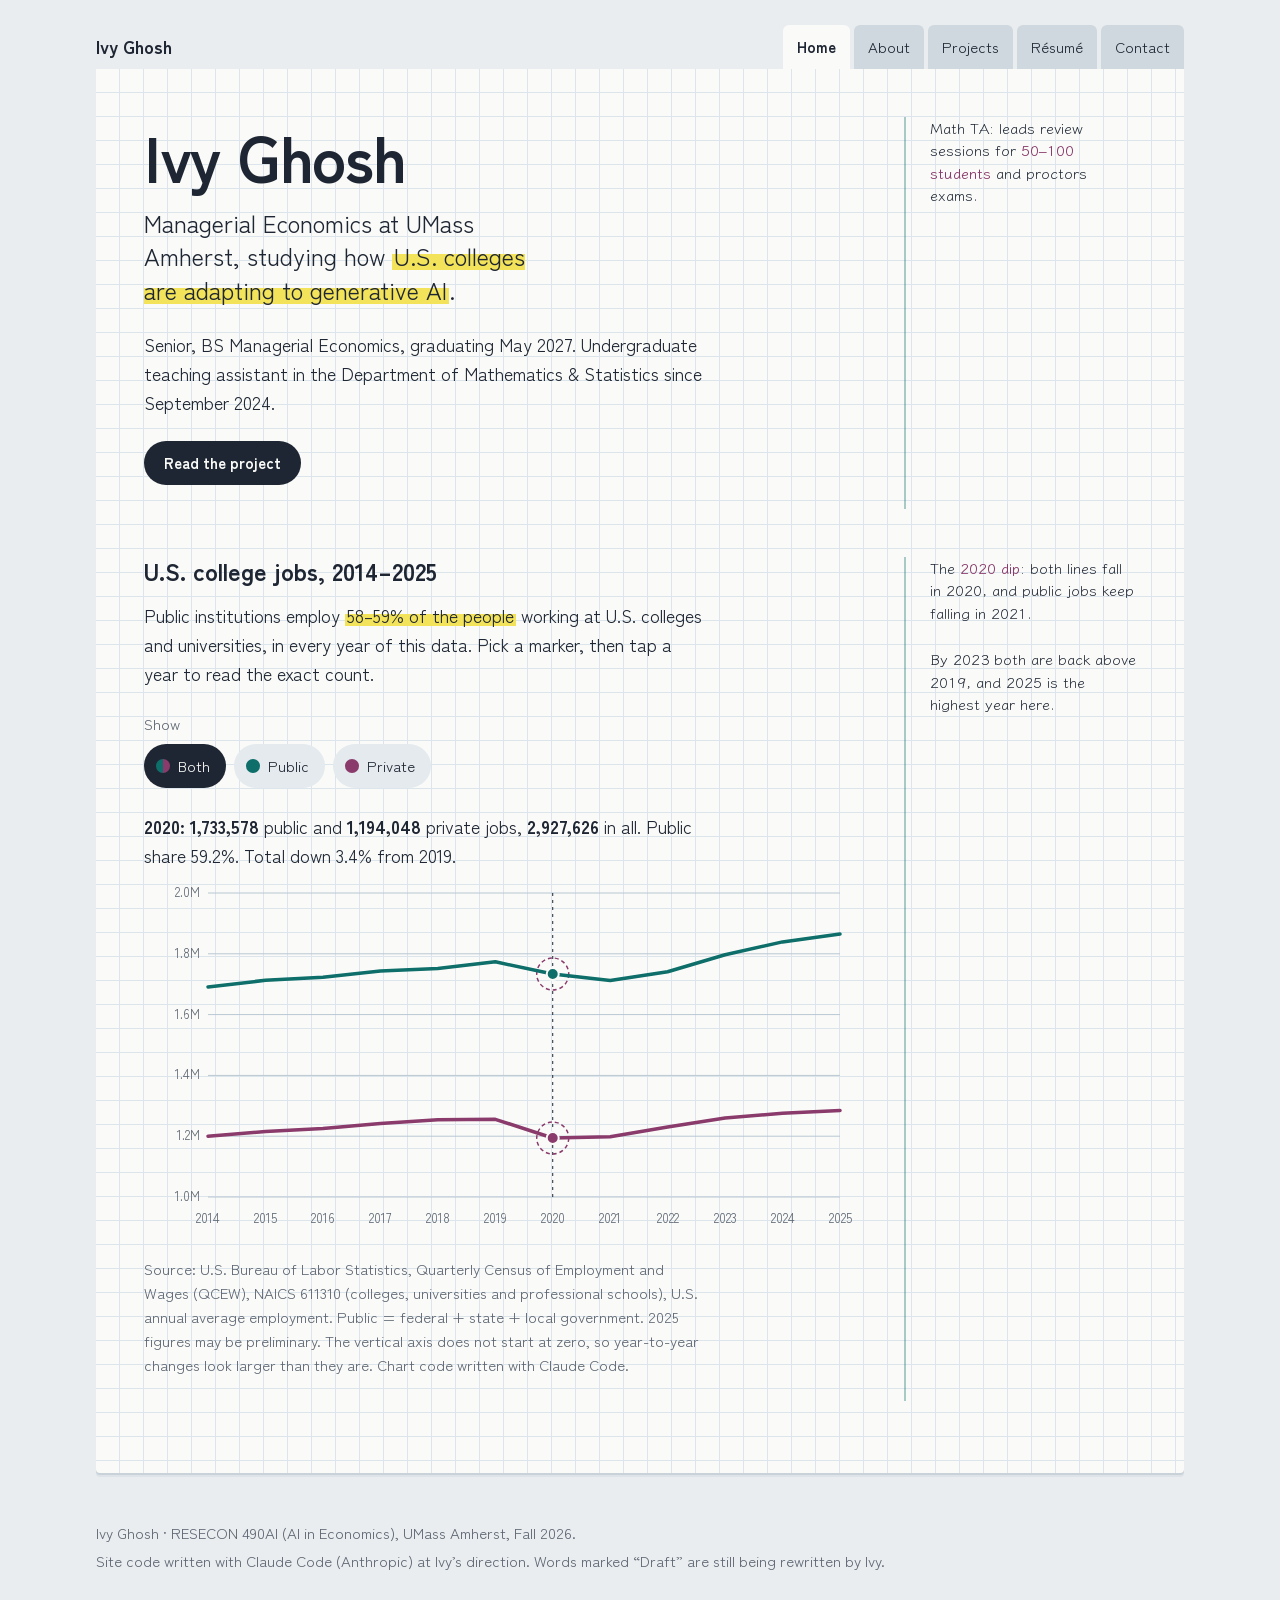
<file: index.html>
<!doctype html>
<html lang="en">
<head>
<meta charset="utf-8">
<meta name="viewport" content="width=device-width, initial-scale=1">
<title>Ivy Ghosh · Managerial Economics, UMass Amherst</title>
<meta name="description" content="Ivy Ghosh, Managerial Economics senior at UMass Amherst, studying how U.S. colleges and universities are adapting to generative AI.">
<meta name="theme-color" content="#FAFBF8">
<meta property="og:title" content="Ivy Ghosh">
<meta property="og:description" content="How U.S. colleges and universities are adapting to generative AI: a RESECON 490AI project.">
<meta property="og:type" content="website">
<link rel="icon" href="data:image/svg+xml,%3Csvg xmlns='http://www.w3.org/2000/svg' viewBox='0 0 32 32'%3E%3Crect width='32' height='32' rx='4' fill='%23FAFBF8'/%3E%3Cpath d='M8 0v32M16 0v32M24 0v32M0 8h32M0 16h32M0 24h32' stroke='%23DCE5EC'/%3E%3Cpath d='M5 24 L12 17 L18 20 L27 9' fill='none' stroke='%230E6E6A' stroke-width='3' stroke-linecap='round' stroke-linejoin='round'/%3E%3C/svg%3E">
<link rel="preconnect" href="https://fonts.googleapis.com">
<link rel="preconnect" href="https://fonts.gstatic.com" crossorigin>
<link rel="stylesheet" href="https://fonts.googleapis.com/css2?family=Klee+One:wght@400;600&family=Zen+Kaku+Gothic+New:wght@400;700&display=swap">
<link rel="stylesheet" href="./styles.css">
</head>
<body>
<a class="skip" href="#main">Skip to content</a>
<div class="notebook">
  <header class="tabs">
    <a class="brand" href="./index.html">Ivy Ghosh</a>
    <nav aria-label="Pages">
      <ul>
        <li><a href="./index.html" aria-current="page">Home</a></li>
        <li><a href="./about.html">About</a></li>
        <li><a href="./projects.html">Projects</a></li>
        <li><a href="./resume.html">Résumé</a></li>
        <li><a href="./contact.html">Contact</a></li>
      </ul>
    </nav>
  </header>

  <main id="main" class="page">
    <section class="spread">
      <div>
        <h1 class="name">Ivy Ghosh</h1>
        <p class="lede">Managerial Economics at UMass Amherst, studying how <mark>U.S. colleges are adapting to generative AI</mark>.</p>
        <p>Senior, BS Managerial Economics, graduating May 2027. Undergraduate teaching assistant in the Department of Mathematics &amp; Statistics since September 2024.</p>
        <p><a class="action" href="./projects.html">Read the project</a></p>
      </div>
      <aside>
        <p class="note">Math TA: leads review sessions for <b>50–100 students</b> and proctors exams.</p>
      </aside>
    </section>

    <section class="spread chart-block" id="chart-section" aria-labelledby="chart-title">
      <div>
        <h2 id="chart-title">U.S. college jobs, 2014–2025</h2>
        <p>Public institutions employ <mark>58–59% of the people</mark> working at U.S. colleges and universities, in every year of this data. Pick a marker, then tap a year to read the exact count.</p>

        <fieldset class="markers">
          <legend>Show</legend>
          <button class="marker" type="button" data-mode="both" aria-pressed="true" style="--c: linear-gradient(90deg, #0E6E6A 50%, #8A3B6B 50%)">Both</button>
          <button class="marker" type="button" data-mode="public" aria-pressed="false" style="--c: #0E6E6A">Public</button>
          <button class="marker" type="button" data-mode="private" aria-pressed="false" style="--c: #8A3B6B">Private</button>
        </fieldset>

        <p class="readout" id="readout" aria-live="polite">Loading the chart…</p>
        <div class="chart-frame">
          <svg id="chart" role="img" aria-labelledby="chart-title chart-desc"><desc id="chart-desc">Line chart of annual average jobs at U.S. colleges, universities and professional schools, 2014 to 2025, split into public and private institutions. Both dip in 2020 and 2021, then rise to new highs by 2025.</desc></svg>
        </div>
        <noscript><p>The interactive chart needs JavaScript. The numbers are in <a href="./data.js">data.js</a>.</p></noscript>

        <p class="source">Source: U.S. Bureau of Labor Statistics, Quarterly Census of Employment and Wages (QCEW), NAICS 611310 (colleges, universities and professional schools), U.S. annual average employment. Public = federal + state + local government. 2025 figures may be preliminary. The vertical axis does not start at zero, so year-to-year changes look larger than they are. Chart code written with Claude Code.</p>
      </div>
      <aside>
        <p class="note">The <b>2020 dip</b>: both lines fall in 2020, and public jobs keep falling in 2021.</p>
        <p class="note">By 2023 both are back above 2019, and 2025 is the highest year here.</p>
      </aside>
    </section>
  </main>
</div>

<footer class="foot">
  <p>Ivy Ghosh · RESECON 490AI (AI in Economics), UMass Amherst, Fall 2026.</p>
  <p>Site code written with Claude Code (Anthropic) at Ivy’s direction. Words marked “Draft” are still being rewritten by Ivy.</p>
</footer>
<script src="./data.js"></script>
<script src="./chart.js"></script>
</body>
</html>
</file>
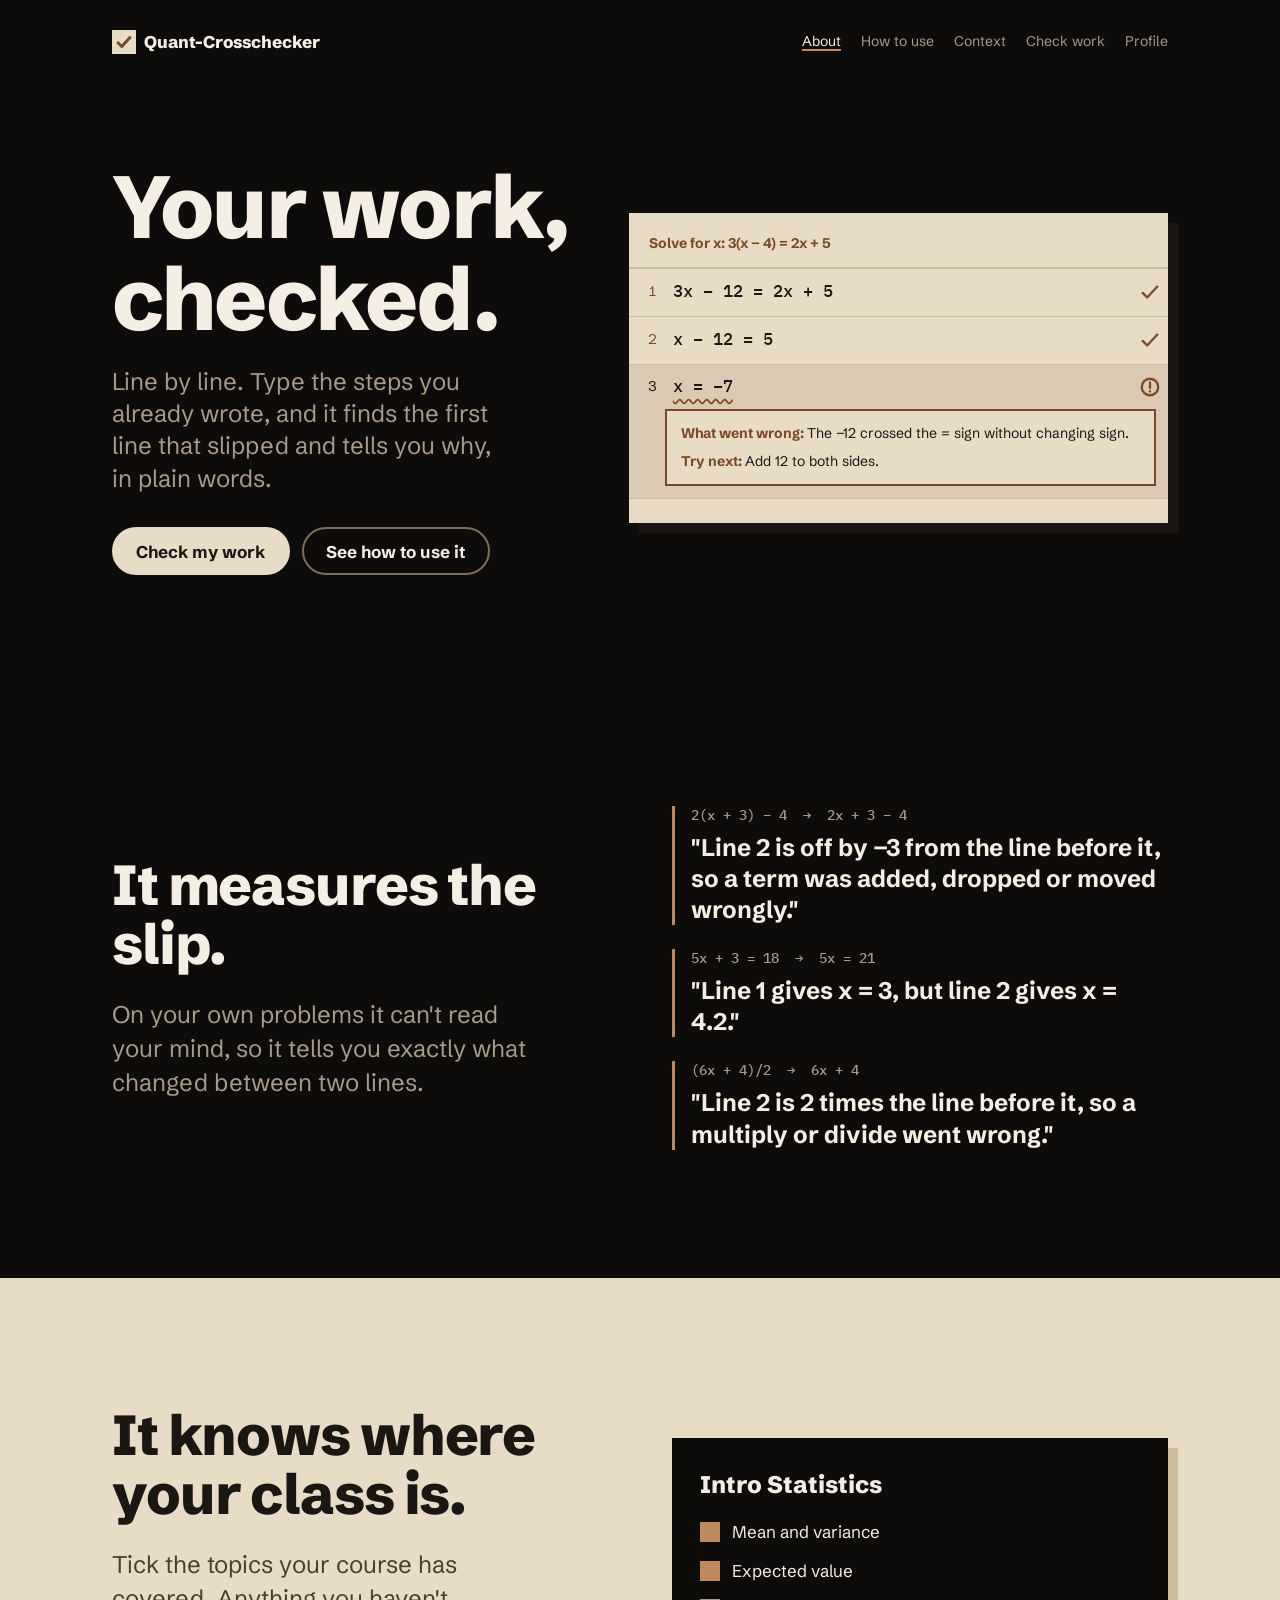
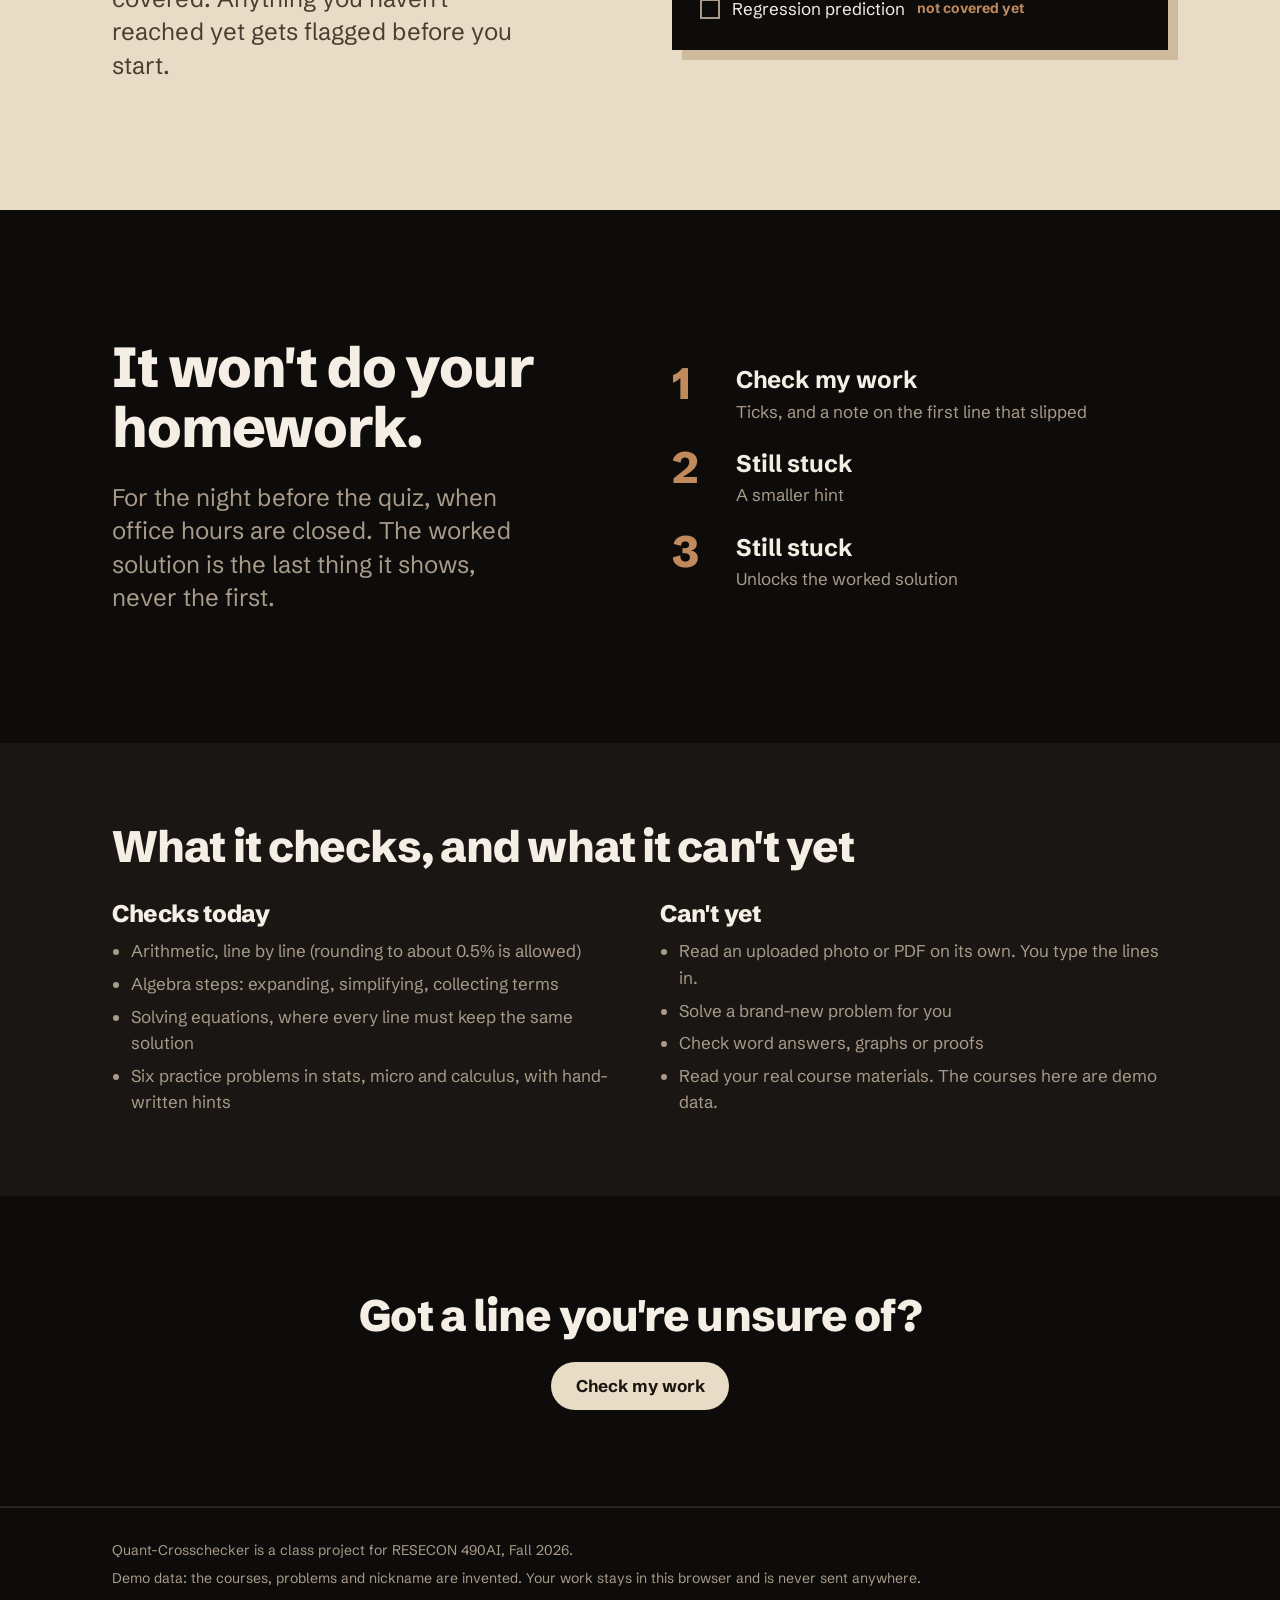
<file: crosschecker/index.html>
<!doctype html>
<html lang="en">
<head>
<meta charset="utf-8">
<meta name="viewport" content="width=device-width, initial-scale=1">
<title>Quant-Crosschecker</title>
<meta name="description" content="Checks your math and econ work line by line, finds the first step that slipped, and tells you why in plain words.">
<meta name="theme-color" content="#0E0C0A">
<meta property="og:title" content="Quant-Crosschecker">
<meta property="og:description" content="Checks your math and econ work line by line, finds the first step that slipped, and tells you why in plain words.">
<meta property="og:type" content="website">
<link rel="icon" href="data:image/svg+xml,%3Csvg xmlns='http://www.w3.org/2000/svg' viewBox='0 0 32 32'%3E%3Crect width='32' height='32' fill='%23E8DCC6'/%3E%3Cpath d='M8 17l5 5L24 10' fill='none' stroke='%237A4A28' stroke-width='4' stroke-linecap='round' stroke-linejoin='round'/%3E%3C/svg%3E">
<link rel="preconnect" href="https://fonts.googleapis.com">
<link rel="preconnect" href="https://fonts.gstatic.com" crossorigin>
<link rel="stylesheet" href="https://fonts.googleapis.com/css2?family=IBM+Plex+Mono:wght@400;500&family=Schibsted+Grotesk:wght@400;700;800&display=swap">
<link rel="stylesheet" href="./styles.css">
</head>
<body data-page="home">
<header class="site-header">
  <div class="wrap">
    <a class="wordmark" href="./index.html">
      <svg width="24" height="24" viewBox="0 0 32 32" aria-hidden="true"><rect width="32" height="32" fill="#E8DCC6"/><path d="M8 17l5 5L24 10" fill="none" stroke="#7A4A28" stroke-width="4" stroke-linecap="round" stroke-linejoin="round"/></svg>
      Quant-Crosschecker
    </a>
    <nav class="site-nav" aria-label="Main">
      <ul>
        <li><a href="index.html">About</a></li>
        <li><a href="how.html">How to use</a></li>
        <li><a href="context.html">Context</a></li>
        <li><a href="check.html">Check work</a></li>
        <li><a href="profile.html">Profile</a></li>
      </ul>
    </nav>
  </div>
</header>
<main>
  <section class="hero">
    <div class="wrap">
      <div>
        <h1>Your work, checked.</h1>
        <p class="lede">Line by line. Type the steps you already wrote, and it finds the first line that slipped and tells you why, in plain words.</p>
        <div class="btn-row">
          <a class="btn btn-primary" href="check.html">Check my work</a>
          <a class="btn btn-ghost" href="how.html">See how to use it</a>
        </div>
      </div>
      <figure class="page" style="margin:0" aria-label="Example: a checked page">
        <p class="page-head">Solve for x: 3(x − 4) = 2x + 5</p>
        <ol class="lines">
          <li class="line"><span class="num">1</span><span class="math">3x − 12 = 2x + 5</span><span class="mark" title="This line follows"><svg viewBox="0 0 24 24" fill="none" stroke="currentColor" stroke-width="2.5" stroke-linecap="round" stroke-linejoin="round" aria-hidden="true"><path d="M4 13l5 5L20 6"/></svg></span></li>
          <li class="line"><span class="num">2</span><span class="math">x − 12 = 5</span><span class="mark" title="This line follows"><svg viewBox="0 0 24 24" fill="none" stroke="currentColor" stroke-width="2.5" stroke-linecap="round" stroke-linejoin="round" aria-hidden="true"><path d="M4 13l5 5L20 6"/></svg></span></li>
          <li class="line is-bad"><span class="num">3</span><span class="math">x = −7</span><span class="mark" title="This line slipped"><svg viewBox="0 0 24 24" fill="none" stroke="currentColor" stroke-width="2.5" stroke-linecap="round" aria-hidden="true"><circle cx="12" cy="12" r="9"/><path d="M12 7v6M12 16.5v.5"/></svg></span>
            <div class="margin-note"><p><b>What went wrong: </b>The −12 crossed the = sign without changing sign.</p><p><b>Try next: </b>Add 12 to both sides.</p></div>
          </li>
        </ol>
      </figure>
    </div>
  </section>

  <!-- Each claim sits next to its proof. Every proof is real output or real data from this site. -->
  <section class="claim">
    <div class="wrap claim-grid">
      <div>
        <h2>It measures the slip.</h2>
        <p>On your own problems it can't read your mind, so it tells you exactly what changed between two lines.</p>
      </div>
      <ul class="proof-list" aria-label="Real messages from the checker">
        <li><span class="math">2(x + 3) − 4  →  2x + 3 − 4</span><span>"Line 2 is off by −3 from the line before it, so a term was added, dropped or moved wrongly."</span></li>
        <li><span class="math">5x + 3 = 18  →  5x = 21</span><span>"Line 1 gives x = 3, but line 2 gives x = 4.2."</span></li>
        <li><span class="math">(6x + 4)/2  →  6x + 4</span><span>"Line 2 is 2 times the line before it, so a multiply or divide went wrong."</span></li>
      </ul>
    </div>
  </section>

  <section class="claim claim-field">
    <div class="wrap claim-grid">
      <div>
        <h2>It knows where your class is.</h2>
        <p>Tick the topics your course has covered. Anything you haven't reached yet gets flagged before you start.</p>
      </div>
      <figure class="proof-card" aria-label="Example: a course on the Context page">
        <figcaption>Intro Statistics</figcaption>
        <ul>
          <li><span class="box is-on" aria-hidden="true"></span>Mean and variance</li>
          <li><span class="box is-on" aria-hidden="true"></span>Expected value</li>
          <li><span class="box" aria-hidden="true"></span>Regression prediction <em>not covered yet</em></li>
        </ul>
      </figure>
    </div>
  </section>

  <section class="claim">
    <div class="wrap claim-grid">
      <div>
        <h2>It won't do your homework.</h2>
        <p>For the night before the quiz, when office hours are closed. The worked solution is the last thing it shows, never the first.</p>
      </div>
      <ol class="proof-steps" aria-label="The order things unlock in">
        <li><b>Check my work</b><span>Ticks, and a note on the first line that slipped</span></li>
        <li><b>Still stuck</b><span>A smaller hint</span></li>
        <li><b>Still stuck</b><span>Unlocks the worked solution</span></li>
      </ol>
    </div>
  </section>

  <section class="limits" aria-labelledby="limits-title">
    <div class="wrap">
      <h2 id="limits-title">What it checks, and what it can't yet</h2>
      <div class="cols">
        <div>
          <h3>Checks today</h3>
          <ul>
            <li>Arithmetic, line by line (rounding to about 0.5% is allowed)</li>
            <li>Algebra steps: expanding, simplifying, collecting terms</li>
            <li>Solving equations, where every line must keep the same solution</li>
            <li>Six practice problems in stats, micro and calculus, with hand-written hints</li>
          </ul>
        </div>
        <div>
          <h3>Can't yet</h3>
          <ul>
            <li>Read an uploaded photo or PDF on its own. You type the lines in.</li>
            <li>Solve a brand-new problem for you</li>
            <li>Check word answers, graphs or proofs</li>
            <li>Read your real course materials. The courses here are demo data.</li>
          </ul>
        </div>
      </div>
    </div>
  </section>

  <section class="closer">
    <div class="wrap">
      <h2>Got a line you're unsure of?</h2>
      <a class="btn btn-primary" href="check.html">Check my work</a>
    </div>
  </section>
</main>
<footer class="site-footer">
  <div class="wrap">
    <p>Quant-Crosschecker is a class project for RESECON 490AI, Fall 2026.</p>
    <p>Demo data: the courses, problems and nickname are invented. Your work stays in this browser and is never sent anywhere.</p>
  </div>
</footer>
<script src="./data.js"></script>
<script src="./store.js"></script>
<script src="./app.js"></script>
</body>
</html>
</file>
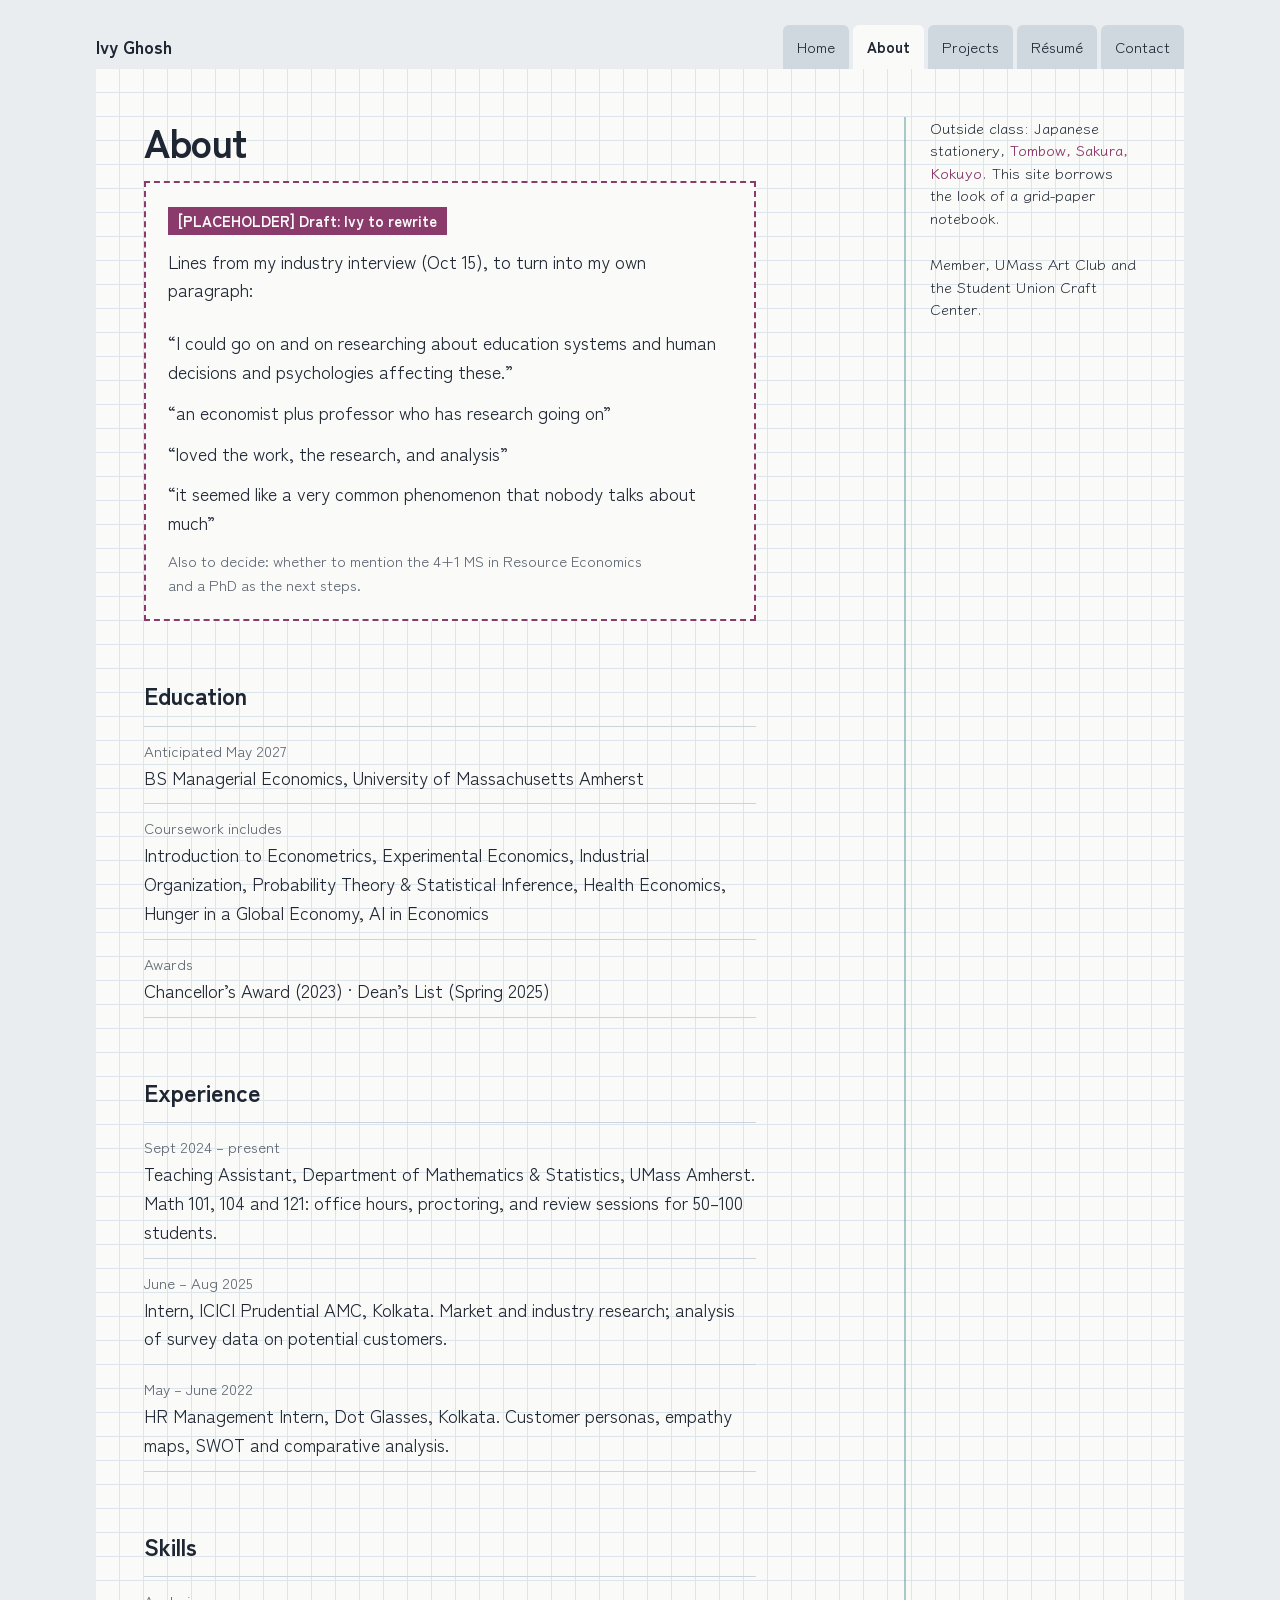
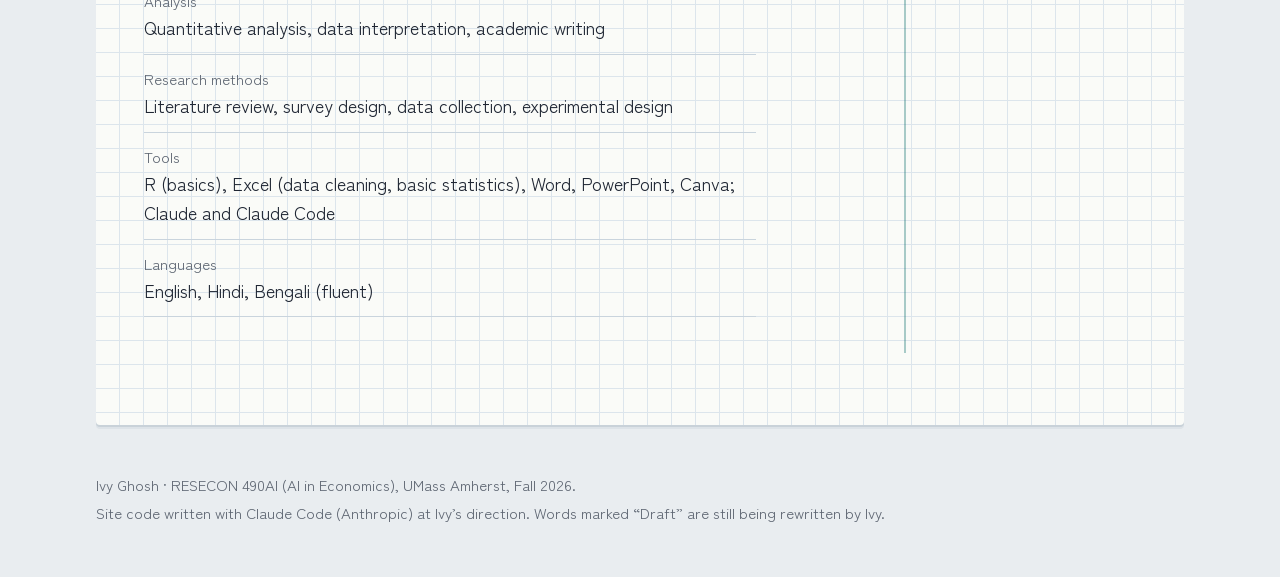
<file: about.html>
<!doctype html>
<html lang="en">
<head>
<meta charset="utf-8">
<meta name="viewport" content="width=device-width, initial-scale=1">
<title>About · Ivy Ghosh</title>
<meta name="description" content="About Ivy Ghosh: Managerial Economics senior at UMass Amherst, math TA, and researcher of education and human decisions.">
<meta name="theme-color" content="#FAFBF8">
<meta property="og:title" content="About Ivy Ghosh">
<meta property="og:description" content="Managerial Economics senior at UMass Amherst, math TA, and researcher of education and human decisions.">
<meta property="og:type" content="website">
<link rel="icon" href="data:image/svg+xml,%3Csvg xmlns='http://www.w3.org/2000/svg' viewBox='0 0 32 32'%3E%3Crect width='32' height='32' rx='4' fill='%23FAFBF8'/%3E%3Cpath d='M8 0v32M16 0v32M24 0v32M0 8h32M0 16h32M0 24h32' stroke='%23DCE5EC'/%3E%3Cpath d='M5 24 L12 17 L18 20 L27 9' fill='none' stroke='%230E6E6A' stroke-width='3' stroke-linecap='round' stroke-linejoin='round'/%3E%3C/svg%3E">
<link rel="preconnect" href="https://fonts.googleapis.com">
<link rel="preconnect" href="https://fonts.gstatic.com" crossorigin>
<link rel="stylesheet" href="https://fonts.googleapis.com/css2?family=Klee+One:wght@400;600&family=Zen+Kaku+Gothic+New:wght@400;700&display=swap">
<link rel="stylesheet" href="./styles.css">
</head>
<body>
<a class="skip" href="#main">Skip to content</a>
<div class="notebook">
  <header class="tabs">
    <a class="brand" href="./index.html">Ivy Ghosh</a>
    <nav aria-label="Pages">
      <ul>
        <li><a href="./index.html">Home</a></li>
        <li><a href="./about.html" aria-current="page">About</a></li>
        <li><a href="./projects.html">Projects</a></li>
        <li><a href="./resume.html">Résumé</a></li>
        <li><a href="./contact.html">Contact</a></li>
      </ul>
    </nav>
  </header>

  <main id="main" class="page">
    <section class="spread">
      <div>
        <h1>About</h1>

        <!-- DRAFT: these are Ivy's own lines from her Oct 15 industry interview, kept word for word.
             Ivy replaces this whole box with her own About paragraph. -->
        <div class="draft" role="note" aria-label="Draft text">
          <span class="draft-tag">[PLACEHOLDER] Draft: Ivy to rewrite</span>
          <p>Lines from my industry interview (Oct 15), to turn into my own paragraph:</p>
          <blockquote>I could go on and on researching about education systems and human decisions and psychologies affecting these.</blockquote>
          <blockquote>an economist plus professor who has research going on</blockquote>
          <blockquote>loved the work, the research, and analysis</blockquote>
          <blockquote>it seemed like a very common phenomenon that nobody talks about much</blockquote>
          <p class="quiet">Also to decide: whether to mention the 4+1 MS in Resource Economics and a PhD as the next steps.</p>
        </div>

        <div class="section">
          <h2>Education</h2>
          <ul class="rows">
            <li><span class="when">Anticipated May 2027</span>BS Managerial Economics, University of Massachusetts Amherst</li>
            <li><span class="when">Coursework includes</span>Introduction to Econometrics, Experimental Economics, Industrial Organization, Probability Theory &amp; Statistical Inference, Health Economics, Hunger in a Global Economy, AI in Economics</li>
            <li><span class="when">Awards</span>Chancellor’s Award (2023) · Dean’s List (Spring 2025)</li>
          </ul>
        </div>

        <div class="section">
          <h2>Experience</h2>
          <ul class="rows">
            <li><span class="when">Sept 2024 – present</span>Teaching Assistant, Department of Mathematics &amp; Statistics, UMass Amherst. Math 101, 104 and 121: office hours, proctoring, and review sessions for 50–100 students.</li>
            <li><span class="when">June – Aug 2025</span>Intern, ICICI Prudential AMC, Kolkata. Market and industry research; analysis of survey data on potential customers.</li>
            <li><span class="when">May – June 2022</span>HR Management Intern, Dot Glasses, Kolkata. Customer personas, empathy maps, SWOT and comparative analysis.</li>
          </ul>
        </div>

        <div class="section">
          <h2>Skills</h2>
          <ul class="rows">
            <li><span class="when">Analysis</span>Quantitative analysis, data interpretation, academic writing</li>
            <li><span class="when">Research methods</span>Literature review, survey design, data collection, experimental design</li>
            <li><span class="when">Tools</span>R (basics), Excel (data cleaning, basic statistics), Word, PowerPoint, Canva; Claude and Claude Code</li>
            <li><span class="when">Languages</span>English, Hindi, Bengali (fluent)</li>
          </ul>
        </div>
      </div>
      <aside>
        <p class="note">Outside class: Japanese stationery, <b>Tombow, Sakura, Kokuyo</b>. This site borrows the look of a grid-paper notebook.</p>
        <p class="note">Member, UMass Art Club and the Student Union Craft Center.</p>
      </aside>
    </section>
  </main>
</div>

<footer class="foot">
  <p>Ivy Ghosh · RESECON 490AI (AI in Economics), UMass Amherst, Fall 2026.</p>
  <p>Site code written with Claude Code (Anthropic) at Ivy’s direction. Words marked “Draft” are still being rewritten by Ivy.</p>
</footer>
</body>
</html>
</file>
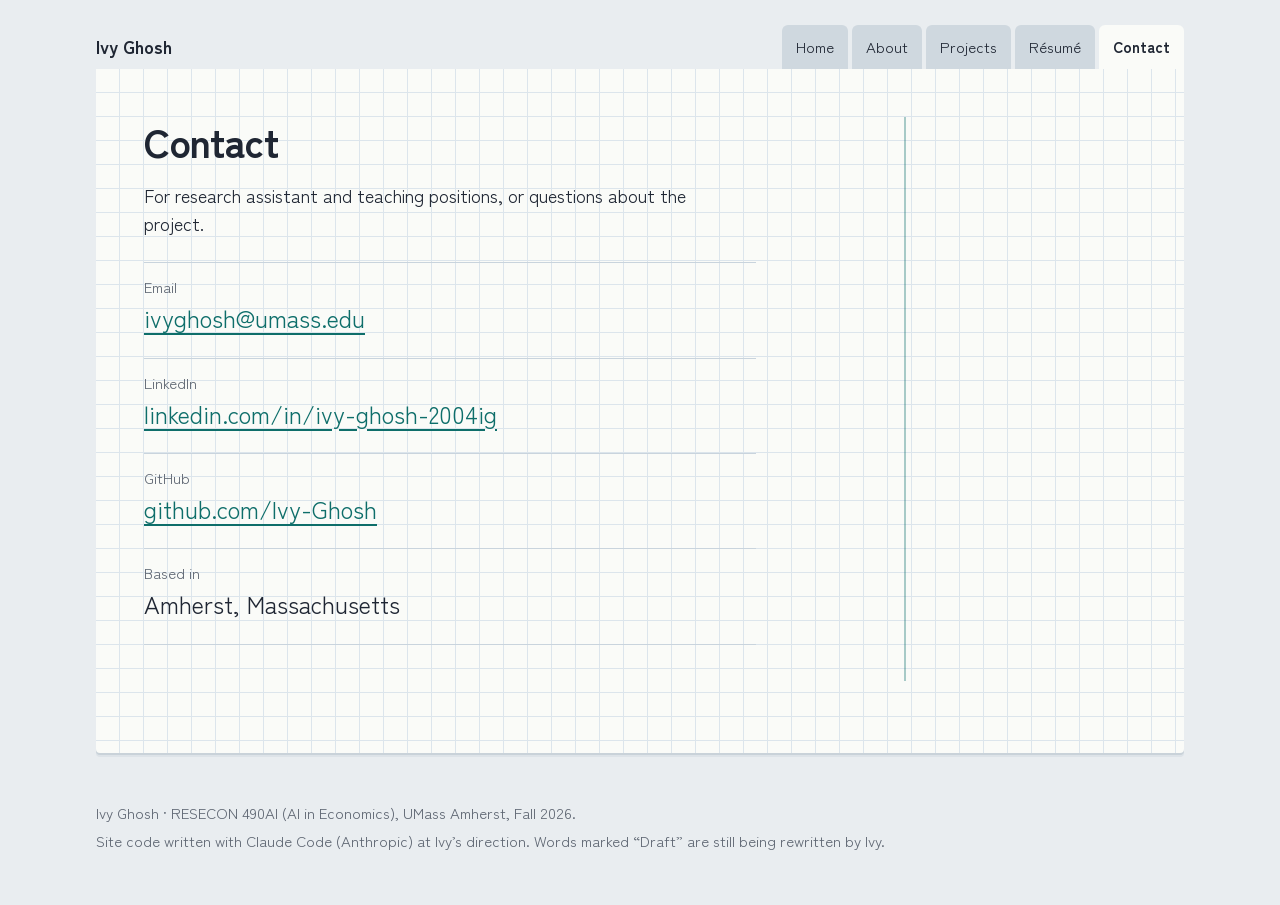
<file: contact.html>
<!doctype html>
<html lang="en">
<head>
<meta charset="utf-8">
<meta name="viewport" content="width=device-width, initial-scale=1">
<title>Contact · Ivy Ghosh</title>
<meta name="description" content="Contact Ivy Ghosh by email or LinkedIn.">
<meta name="theme-color" content="#FAFBF8">
<meta property="og:title" content="Contact · Ivy Ghosh">
<meta property="og:description" content="Email or LinkedIn.">
<meta property="og:type" content="website">
<link rel="icon" href="data:image/svg+xml,%3Csvg xmlns='http://www.w3.org/2000/svg' viewBox='0 0 32 32'%3E%3Crect width='32' height='32' rx='4' fill='%23FAFBF8'/%3E%3Cpath d='M8 0v32M16 0v32M24 0v32M0 8h32M0 16h32M0 24h32' stroke='%23DCE5EC'/%3E%3Cpath d='M5 24 L12 17 L18 20 L27 9' fill='none' stroke='%230E6E6A' stroke-width='3' stroke-linecap='round' stroke-linejoin='round'/%3E%3C/svg%3E">
<link rel="preconnect" href="https://fonts.googleapis.com">
<link rel="preconnect" href="https://fonts.gstatic.com" crossorigin>
<link rel="stylesheet" href="https://fonts.googleapis.com/css2?family=Klee+One:wght@400;600&family=Zen+Kaku+Gothic+New:wght@400;700&display=swap">
<link rel="stylesheet" href="./styles.css">
</head>
<body>
<a class="skip" href="#main">Skip to content</a>
<div class="notebook">
  <header class="tabs">
    <a class="brand" href="./index.html">Ivy Ghosh</a>
    <nav aria-label="Pages">
      <ul>
        <li><a href="./index.html">Home</a></li>
        <li><a href="./about.html">About</a></li>
        <li><a href="./projects.html">Projects</a></li>
        <li><a href="./resume.html">Résumé</a></li>
        <li><a href="./contact.html" aria-current="page">Contact</a></li>
      </ul>
    </nav>
  </header>

  <main id="main" class="page">
    <section class="spread">
      <div>
        <h1>Contact</h1>
        <p>For research assistant and teaching positions, or questions about the project.</p>
        <ul class="rows">
          <li><span class="when">Email</span><p class="contact-line"><a href="mailto:ivyghosh@umass.edu">ivyghosh@umass.edu</a></p></li>
          <li><span class="when">LinkedIn</span><p class="contact-line"><a href="https://www.linkedin.com/in/ivy-ghosh-2004ig" rel="noopener">linkedin.com/in/ivy-ghosh-2004ig</a></p></li>
          <li><span class="when">GitHub</span><p class="contact-line"><a href="https://github.com/Ivy-Ghosh" rel="noopener">github.com/Ivy-Ghosh</a></p></li>
          <li><span class="when">Based in</span><p class="contact-line">Amherst, Massachusetts</p></li>
        </ul>
      </div>
      <aside>      </aside>
    </section>
  </main>
</div>

<footer class="foot">
  <p>Ivy Ghosh · RESECON 490AI (AI in Economics), UMass Amherst, Fall 2026.</p>
  <p>Site code written with Claude Code (Anthropic) at Ivy’s direction. Words marked “Draft” are still being rewritten by Ivy.</p>
</footer>
</body>
</html>
</file>
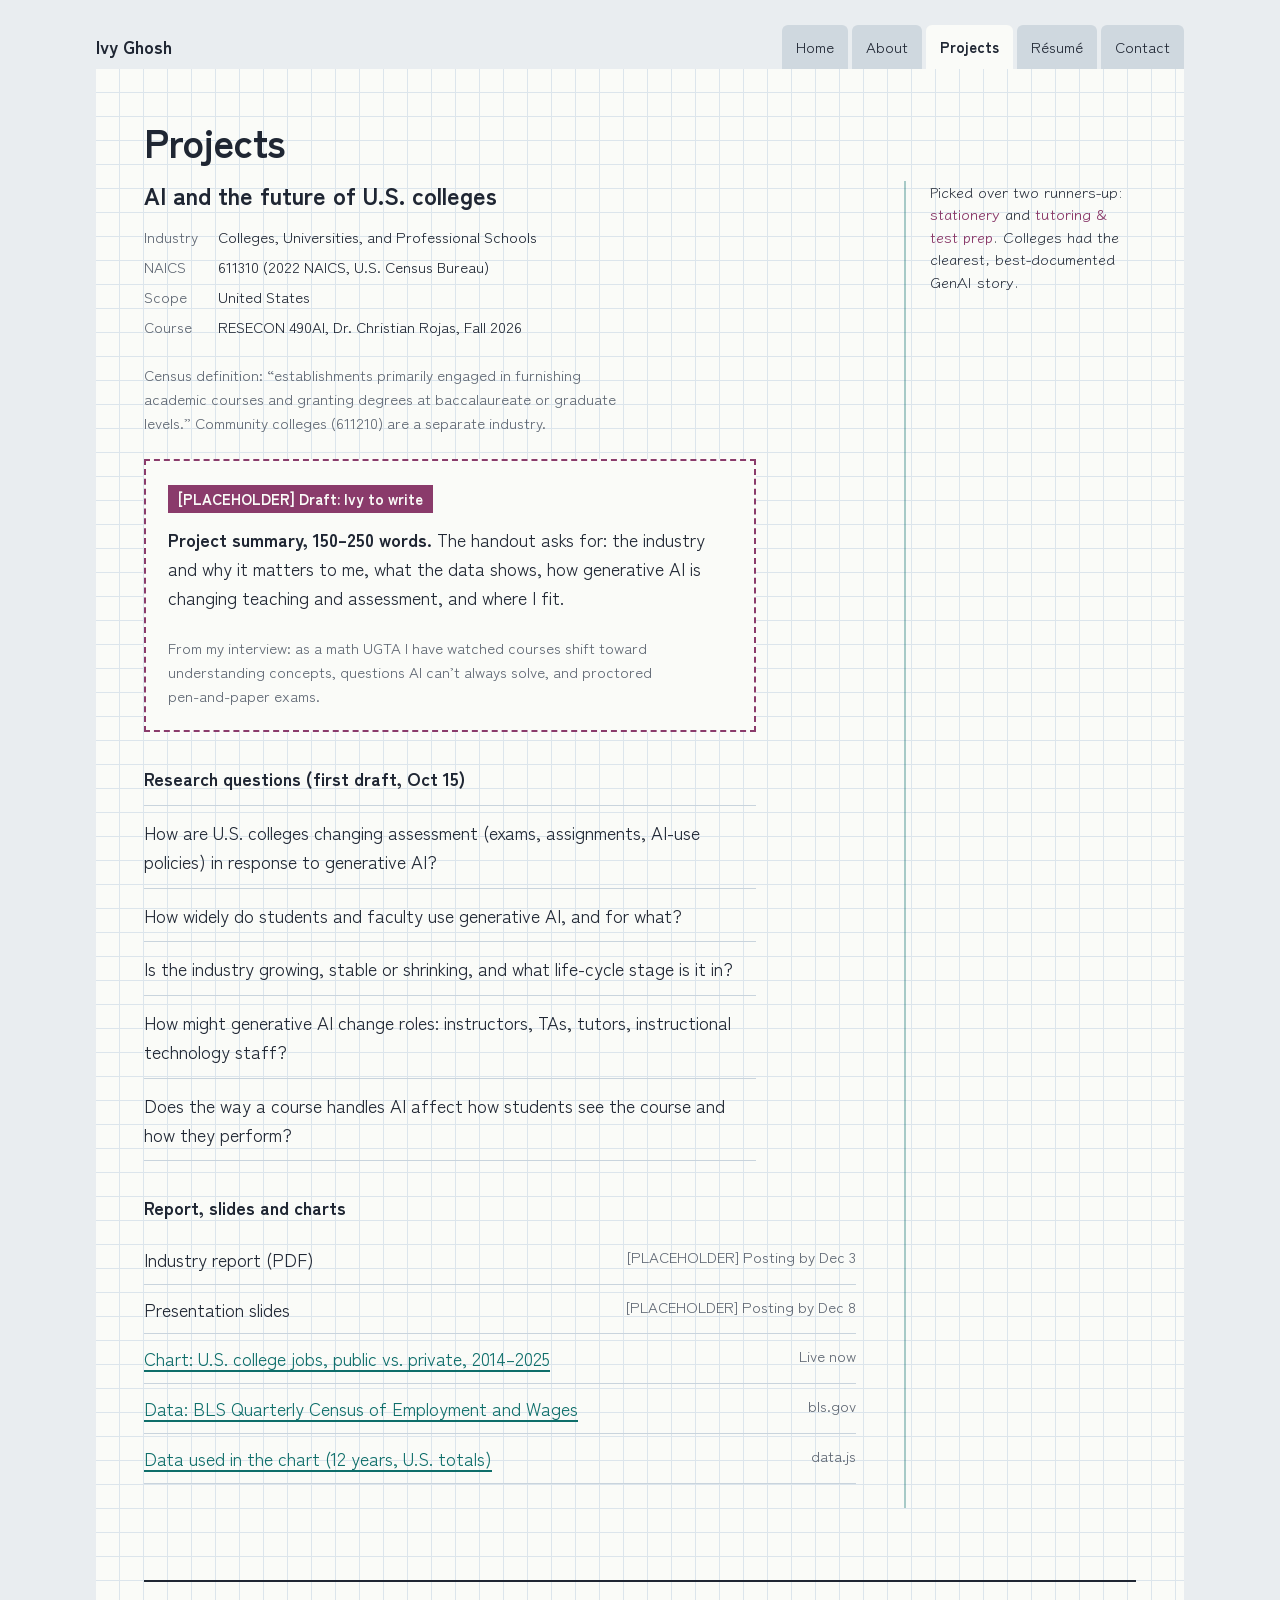
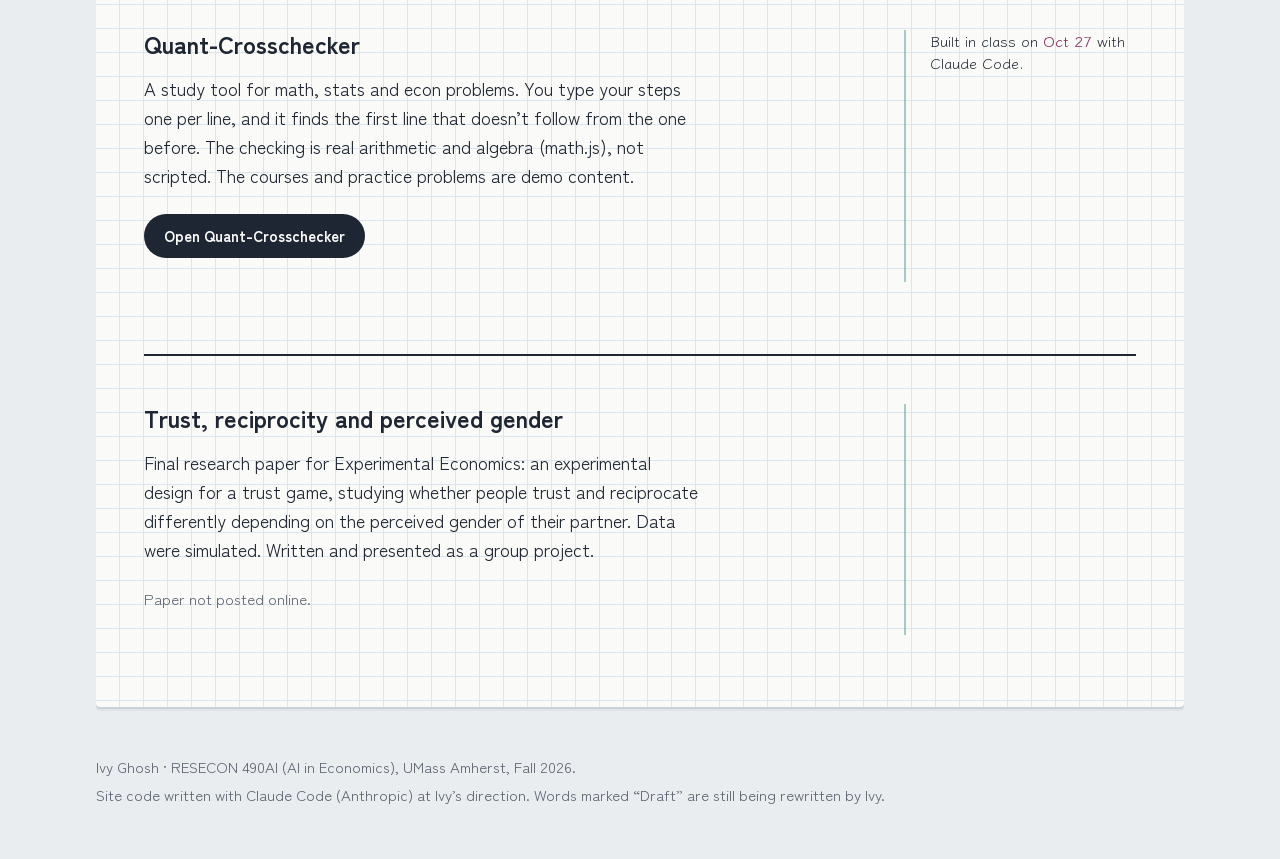
<file: projects.html>
<!doctype html>
<html lang="en">
<head>
<meta charset="utf-8">
<meta name="viewport" content="width=device-width, initial-scale=1">
<title>Projects · Ivy Ghosh</title>
<meta name="description" content="Projects by Ivy Ghosh: AI and the future of U.S. colleges and universities (NAICS 611310), Quant-Crosschecker, and a trust-game experiment.">
<meta name="theme-color" content="#FAFBF8">
<meta property="og:title" content="Projects · Ivy Ghosh">
<meta property="og:description" content="AI and the future of U.S. colleges and universities, plus class builds and research.">
<meta property="og:type" content="website">
<link rel="icon" href="data:image/svg+xml,%3Csvg xmlns='http://www.w3.org/2000/svg' viewBox='0 0 32 32'%3E%3Crect width='32' height='32' rx='4' fill='%23FAFBF8'/%3E%3Cpath d='M8 0v32M16 0v32M24 0v32M0 8h32M0 16h32M0 24h32' stroke='%23DCE5EC'/%3E%3Cpath d='M5 24 L12 17 L18 20 L27 9' fill='none' stroke='%230E6E6A' stroke-width='3' stroke-linecap='round' stroke-linejoin='round'/%3E%3C/svg%3E">
<link rel="preconnect" href="https://fonts.googleapis.com">
<link rel="preconnect" href="https://fonts.gstatic.com" crossorigin>
<link rel="stylesheet" href="https://fonts.googleapis.com/css2?family=Klee+One:wght@400;600&family=Zen+Kaku+Gothic+New:wght@400;700&display=swap">
<link rel="stylesheet" href="./styles.css">
</head>
<body>
<a class="skip" href="#main">Skip to content</a>
<div class="notebook">
  <header class="tabs">
    <a class="brand" href="./index.html">Ivy Ghosh</a>
    <nav aria-label="Pages">
      <ul>
        <li><a href="./index.html">Home</a></li>
        <li><a href="./about.html">About</a></li>
        <li><a href="./projects.html" aria-current="page">Projects</a></li>
        <li><a href="./resume.html">Résumé</a></li>
        <li><a href="./contact.html">Contact</a></li>
      </ul>
    </nav>
  </header>

  <main id="main" class="page">
    <h1>Projects</h1>

    <!-- ===== Project 1: the RESECON 490AI final project ===== -->
    <article class="project spread" id="ai-colleges" aria-labelledby="p1">
      <div>
        <h2 id="p1">AI and the future of U.S. colleges</h2>
        <dl class="facts">
          <dt>Industry</dt><dd>Colleges, Universities, and Professional Schools</dd>
          <dt>NAICS</dt><dd class="num">611310 (2022 NAICS, U.S. Census Bureau)</dd>
          <dt>Scope</dt><dd>United States</dd>
          <dt>Course</dt><dd>RESECON 490AI, Dr. Christian Rojas, Fall 2026</dd>
        </dl>
        <p class="quiet">Census definition: “establishments primarily engaged in furnishing academic courses and granting degrees at baccalaureate or graduate levels.” Community colleges (611210) are a separate industry.</p>

        <!-- DRAFT: Ivy writes the 150–250 word summary. Nothing here is in her voice yet. -->
        <div class="draft" role="note" aria-label="Draft text">
          <span class="draft-tag">[PLACEHOLDER] Draft: Ivy to write</span>
          <p><strong>Project summary, 150–250 words.</strong> The handout asks for: the industry and why it matters to me, what the data shows, how generative AI is changing teaching and assessment, and where I fit.</p>
          <p class="quiet">From my interview: as a math UGTA I have watched courses shift toward understanding concepts, questions AI can’t always solve, and proctored pen-and-paper exams.</p>
        </div>

        <h3>Research questions (first draft, Oct 15)</h3>
        <ul class="rows">
          <li>How are U.S. colleges changing assessment (exams, assignments, AI-use policies) in response to generative AI?</li>
          <li>How widely do students and faculty use generative AI, and for what?</li>
          <li>Is the industry growing, stable or shrinking, and what life-cycle stage is it in?</li>
          <li>How might generative AI change roles: instructors, TAs, tutors, instructional technology staff?</li>
          <li>Does the way a course handles AI affect how students see the course and how they perform?</li>
        </ul>

        <h3>Report, slides and charts</h3>
        <ul class="links">
          <li><span>Industry report (PDF)</span><span class="pending">[PLACEHOLDER] Posting by Dec 3</span></li>
          <li><span>Presentation slides</span><span class="pending">[PLACEHOLDER] Posting by Dec 8</span></li>
          <li><a href="./index.html#chart-section">Chart: U.S. college jobs, public vs. private, 2014–2025</a><span class="pending">Live now</span></li>
          <li><a href="https://www.bls.gov/cew/" rel="noopener">Data: BLS Quarterly Census of Employment and Wages</a><span class="pending">bls.gov</span></li>
          <li><a href="./data.js">Data used in the chart (12 years, U.S. totals)</a><span class="pending">data.js</span></li>
        </ul>
      </div>
      <aside>
        <p class="note">Picked over two runners-up: <b>stationery</b> and <b>tutoring &amp; test prep</b>. Colleges had the clearest, best-documented GenAI story.</p>
      </aside>
    </article>

    <!-- ===== Project 2: the class website build ===== -->
    <article class="project spread" id="crosschecker" aria-labelledby="p2">
      <div>
        <h2 id="p2">Quant-Crosschecker</h2>
        <p>A study tool for math, stats and econ problems. You type your steps one per line, and it finds the first line that doesn’t follow from the one before. The checking is real arithmetic and algebra (math.js), not scripted. The courses and practice problems are demo content.</p>
        <p><a class="action" href="./crosschecker/index.html">Open Quant-Crosschecker</a></p>
      </div>
      <aside>
        <p class="note">Built in class on <b>Oct 27</b> with Claude Code.</p>
      </aside>
    </article>

    <!-- ===== Project 3: Experimental Economics paper ===== -->
    <article class="project spread" id="trust-game" aria-labelledby="p3">
      <div>
        <h2 id="p3">Trust, reciprocity and perceived gender</h2>
        <p>Final research paper for Experimental Economics: an experimental design for a trust game, studying whether people trust and reciprocate differently depending on the perceived gender of their partner. Data were simulated. Written and presented as a group project.</p>
        <p class="quiet">Paper not posted online.</p>
      </div>
      <aside></aside>
    </article>
  </main>
</div>

<footer class="foot">
  <p>Ivy Ghosh · RESECON 490AI (AI in Economics), UMass Amherst, Fall 2026.</p>
  <p>Site code written with Claude Code (Anthropic) at Ivy’s direction. Words marked “Draft” are still being rewritten by Ivy.</p>
</footer>
</body>
</html>
</file>
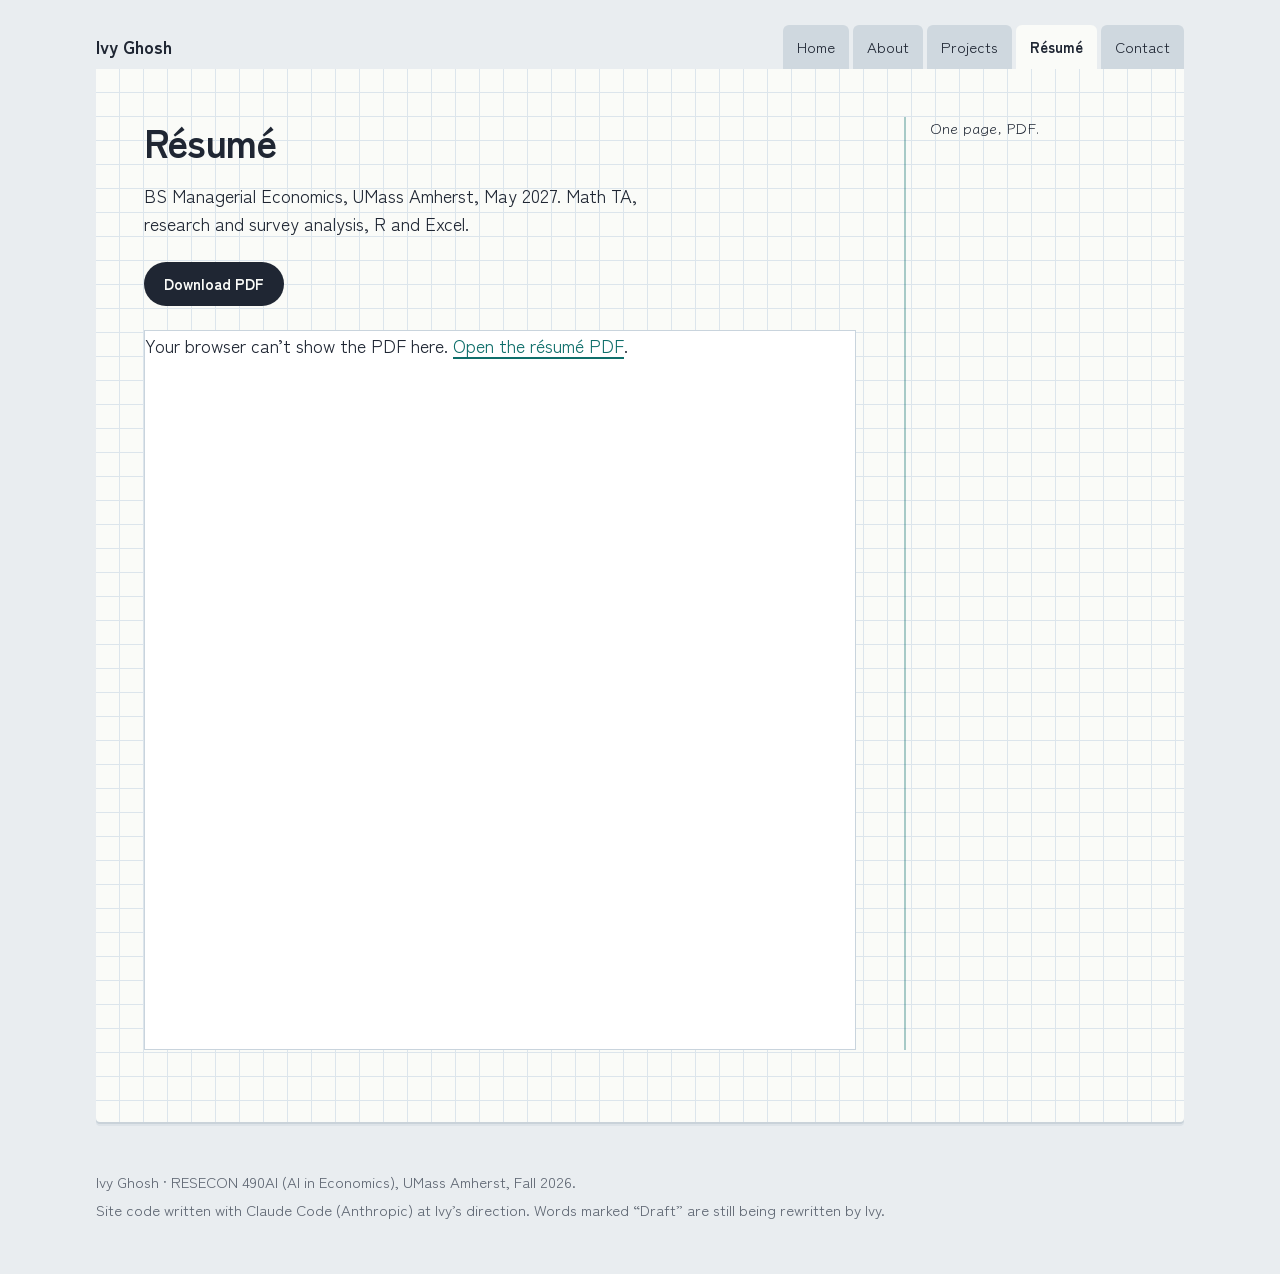
<file: resume.html>
<!doctype html>
<html lang="en">
<head>
<meta charset="utf-8">
<meta name="viewport" content="width=device-width, initial-scale=1">
<title>Résumé · Ivy Ghosh</title>
<meta name="description" content="Résumé of Ivy Ghosh, BS Managerial Economics, UMass Amherst (May 2027). PDF download.">
<meta name="theme-color" content="#FAFBF8">
<meta property="og:title" content="Résumé · Ivy Ghosh">
<meta property="og:description" content="BS Managerial Economics, UMass Amherst (May 2027). PDF download.">
<meta property="og:type" content="website">
<link rel="icon" href="data:image/svg+xml,%3Csvg xmlns='http://www.w3.org/2000/svg' viewBox='0 0 32 32'%3E%3Crect width='32' height='32' rx='4' fill='%23FAFBF8'/%3E%3Cpath d='M8 0v32M16 0v32M24 0v32M0 8h32M0 16h32M0 24h32' stroke='%23DCE5EC'/%3E%3Cpath d='M5 24 L12 17 L18 20 L27 9' fill='none' stroke='%230E6E6A' stroke-width='3' stroke-linecap='round' stroke-linejoin='round'/%3E%3C/svg%3E">
<link rel="preconnect" href="https://fonts.googleapis.com">
<link rel="preconnect" href="https://fonts.gstatic.com" crossorigin>
<link rel="stylesheet" href="https://fonts.googleapis.com/css2?family=Klee+One:wght@400;600&family=Zen+Kaku+Gothic+New:wght@400;700&display=swap">
<link rel="stylesheet" href="./styles.css">
</head>
<body>
<a class="skip" href="#main">Skip to content</a>
<div class="notebook">
  <header class="tabs">
    <a class="brand" href="./index.html">Ivy Ghosh</a>
    <nav aria-label="Pages">
      <ul>
        <li><a href="./index.html">Home</a></li>
        <li><a href="./about.html">About</a></li>
        <li><a href="./projects.html">Projects</a></li>
        <li><a href="./resume.html" aria-current="page">Résumé</a></li>
        <li><a href="./contact.html">Contact</a></li>
      </ul>
    </nav>
  </header>

  <main id="main" class="page">
    <section class="spread">
      <div>
        <h1>Résumé</h1>
        <p>BS Managerial Economics, UMass Amherst, May 2027. Math TA, research and survey analysis, R and Excel.</p>
        <p><a class="action" href="./assets/resume.pdf" download>Download PDF</a></p>
        <!-- The PDF viewer is hidden on phones, where the download link works better -->
        <object class="pdf" data="./assets/resume.pdf" type="application/pdf" aria-label="Ivy Ghosh résumé, PDF">
          <p>Your browser can’t show the PDF here. <a href="./assets/resume.pdf">Open the résumé PDF</a>.</p>
        </object>
      </div>
      <aside>
        <p class="note">One page, PDF.</p>
      </aside>
    </section>
  </main>
</div>

<footer class="foot">
  <p>Ivy Ghosh · RESECON 490AI (AI in Economics), UMass Amherst, Fall 2026.</p>
  <p>Site code written with Claude Code (Anthropic) at Ivy’s direction. Words marked “Draft” are still being rewritten by Ivy.</p>
</footer>
</body>
</html>
</file>
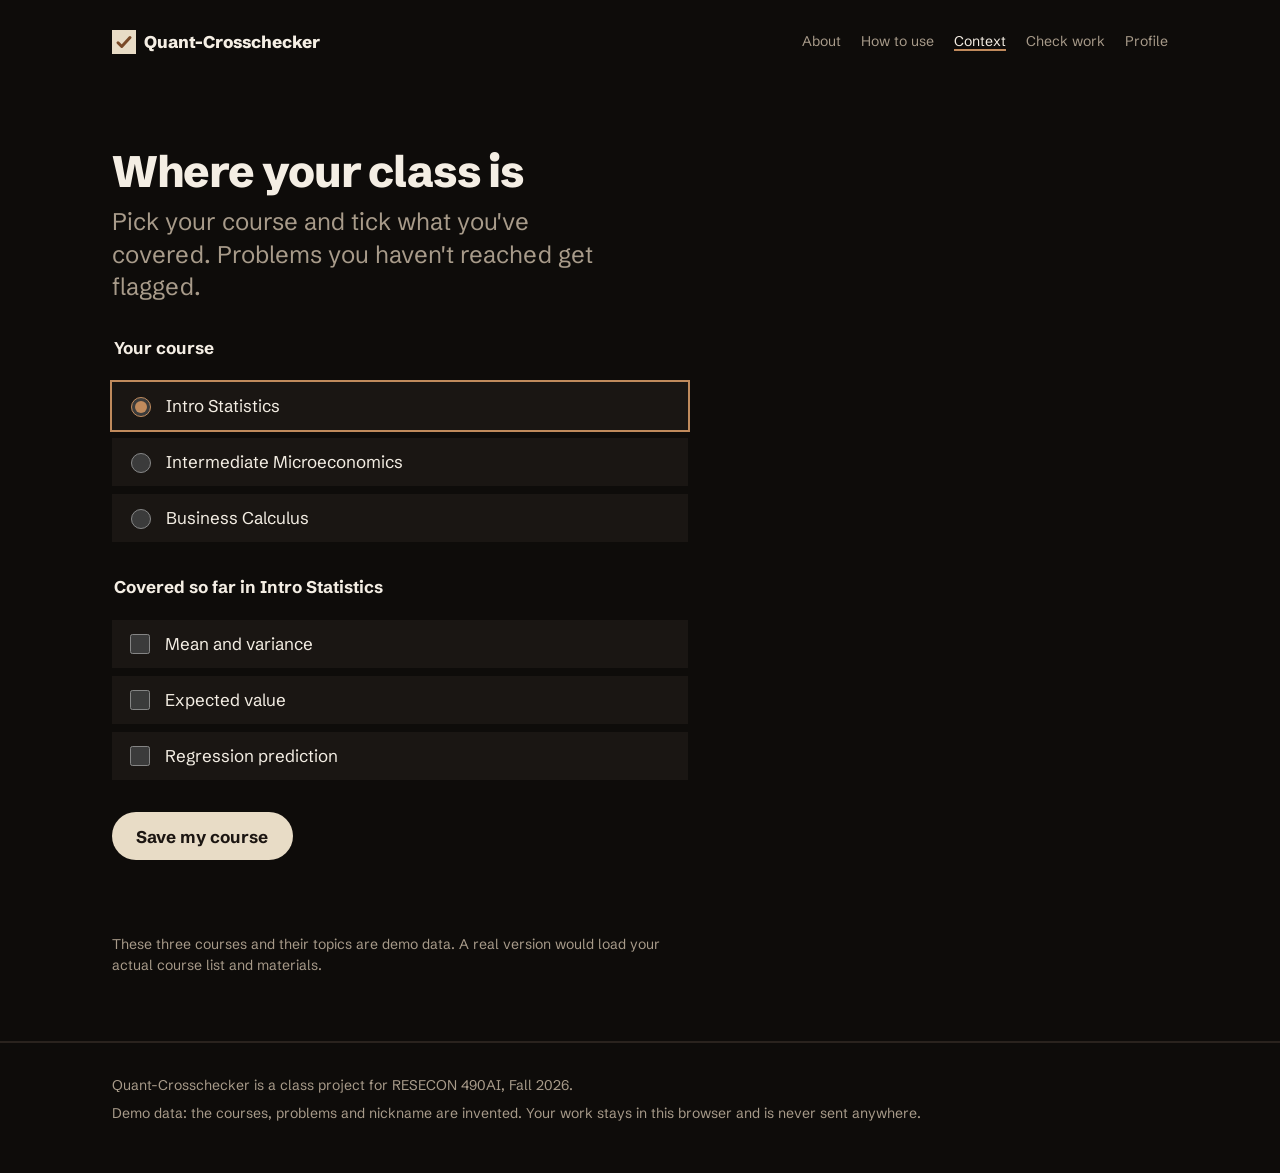
<file: crosschecker/context.html>
<!doctype html>
<html lang="en">
<head>
<meta charset="utf-8">
<meta name="viewport" content="width=device-width, initial-scale=1">
<title>Context: Quant-Crosschecker</title>
<meta name="description" content="Tell Quant-Crosschecker which course you're in and what your class has covered so far.">
<meta name="theme-color" content="#0E0C0A">
<meta property="og:title" content="Context: Quant-Crosschecker">
<meta property="og:description" content="Tell Quant-Crosschecker which course you're in and what your class has covered so far.">
<meta property="og:type" content="website">
<link rel="icon" href="data:image/svg+xml,%3Csvg xmlns='http://www.w3.org/2000/svg' viewBox='0 0 32 32'%3E%3Crect width='32' height='32' fill='%23E8DCC6'/%3E%3Cpath d='M8 17l5 5L24 10' fill='none' stroke='%237A4A28' stroke-width='4' stroke-linecap='round' stroke-linejoin='round'/%3E%3C/svg%3E">
<link rel="preconnect" href="https://fonts.googleapis.com">
<link rel="preconnect" href="https://fonts.gstatic.com" crossorigin>
<link rel="stylesheet" href="https://fonts.googleapis.com/css2?family=IBM+Plex+Mono:wght@400;500&family=Schibsted+Grotesk:wght@400;700;800&display=swap">
<link rel="stylesheet" href="./styles.css">
</head>
<body data-page="context">
<header class="site-header">
  <div class="wrap">
    <a class="wordmark" href="./index.html">
      <svg width="24" height="24" viewBox="0 0 32 32" aria-hidden="true"><rect width="32" height="32" fill="#E8DCC6"/><path d="M8 17l5 5L24 10" fill="none" stroke="#7A4A28" stroke-width="4" stroke-linecap="round" stroke-linejoin="round"/></svg>
      Quant-Crosschecker
    </a>
    <nav class="site-nav" aria-label="Main">
      <ul>
        <li><a href="index.html">About</a></li>
        <li><a href="how.html">How to use</a></li>
        <li><a href="context.html">Context</a></li>
        <li><a href="check.html">Check work</a></li>
        <li><a href="profile.html">Profile</a></li>
      </ul>
    </nav>
  </div>
</header>
<main class="wrap">
  <div class="page-title">
    <h1>Where your class is</h1>
    <p>Pick your course and tick what you've covered. Problems you haven't reached get flagged.</p>
  </div>
  <section class="section" style="max-width:36rem">
    <fieldset class="choice-list" id="courseList">
      <legend class="field"><span style="font-weight:700">Your course</span></legend>
    </fieldset>
    <fieldset class="choice-list" id="topicList">
      <legend class="field"><span style="font-weight:700" id="topicLegend">Covered so far</span></legend>
    </fieldset>
    <button class="btn btn-primary" id="saveContext" type="button">Save my course</button>
    <p class="status" id="saveStatus" role="status"></p>
    <p class="note-line" style="margin-top:2rem">These three courses and their topics are demo data. A real version would load your actual course list and materials.</p>
  </section>
</main>
<footer class="site-footer">
  <div class="wrap">
    <p>Quant-Crosschecker is a class project for RESECON 490AI, Fall 2026.</p>
    <p>Demo data: the courses, problems and nickname are invented. Your work stays in this browser and is never sent anywhere.</p>
  </div>
</footer>
<script src="./data.js"></script>
<script src="./store.js"></script>
<script src="./app.js"></script>
</body>
</html>
</file>
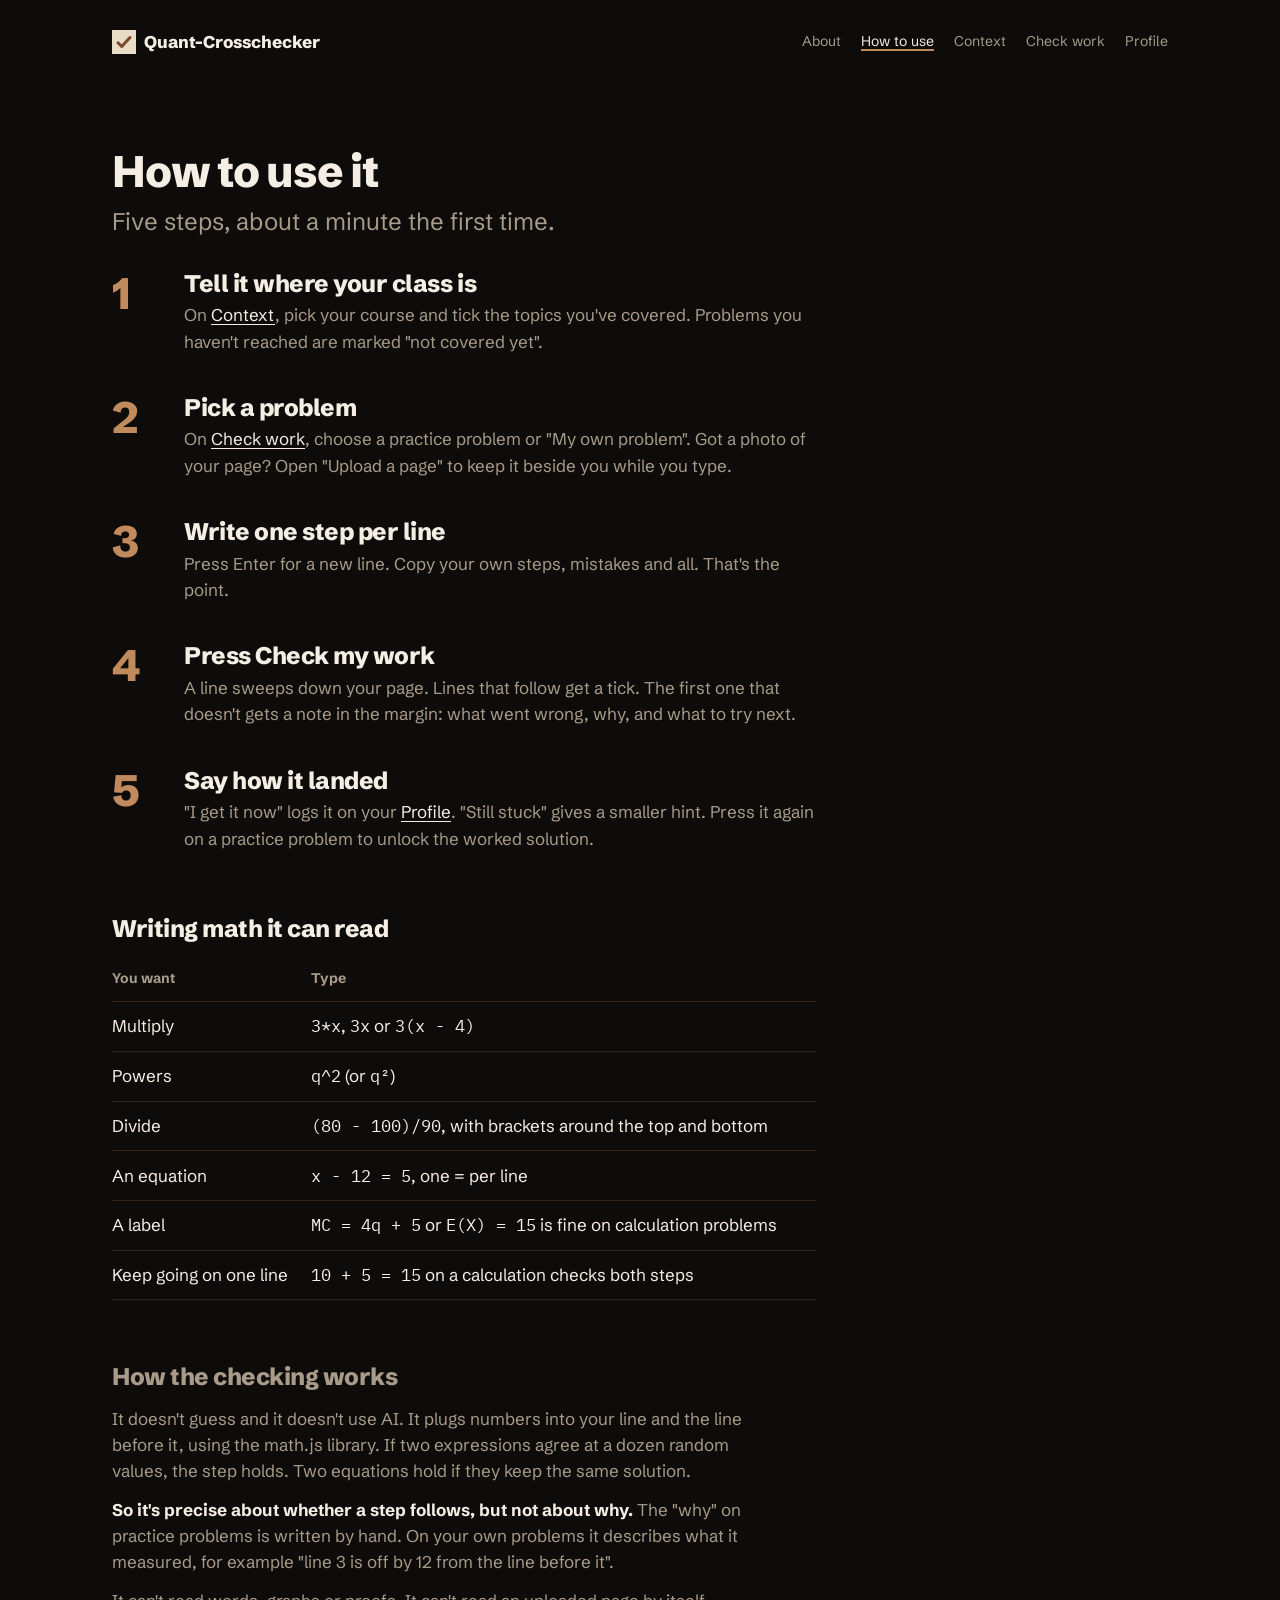
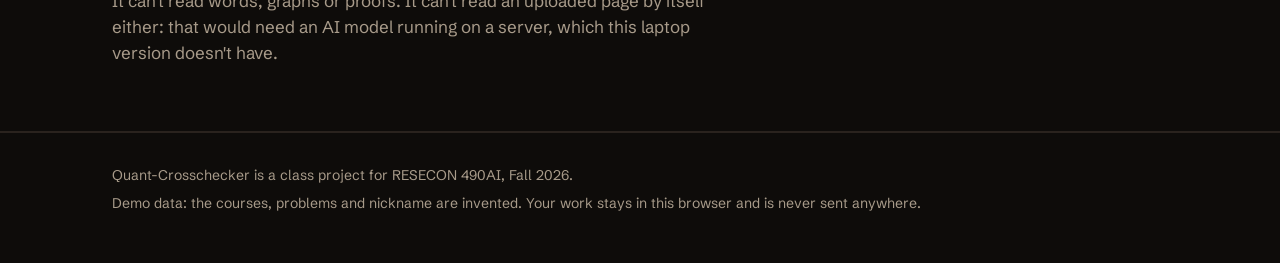
<file: crosschecker/how.html>
<!doctype html>
<html lang="en">
<head>
<meta charset="utf-8">
<meta name="viewport" content="width=device-width, initial-scale=1">
<title>How to use: Quant-Crosschecker</title>
<meta name="description" content="How to write your steps so Quant-Crosschecker can check them, and what it can and can't do.">
<meta name="theme-color" content="#0E0C0A">
<meta property="og:title" content="How to use: Quant-Crosschecker">
<meta property="og:description" content="How to write your steps so Quant-Crosschecker can check them, and what it can and can't do.">
<meta property="og:type" content="website">
<link rel="icon" href="data:image/svg+xml,%3Csvg xmlns='http://www.w3.org/2000/svg' viewBox='0 0 32 32'%3E%3Crect width='32' height='32' fill='%23E8DCC6'/%3E%3Cpath d='M8 17l5 5L24 10' fill='none' stroke='%237A4A28' stroke-width='4' stroke-linecap='round' stroke-linejoin='round'/%3E%3C/svg%3E">
<link rel="preconnect" href="https://fonts.googleapis.com">
<link rel="preconnect" href="https://fonts.gstatic.com" crossorigin>
<link rel="stylesheet" href="https://fonts.googleapis.com/css2?family=IBM+Plex+Mono:wght@400;500&family=Schibsted+Grotesk:wght@400;700;800&display=swap">
<link rel="stylesheet" href="./styles.css">
</head>
<body data-page="how">
<header class="site-header">
  <div class="wrap">
    <a class="wordmark" href="./index.html">
      <svg width="24" height="24" viewBox="0 0 32 32" aria-hidden="true"><rect width="32" height="32" fill="#E8DCC6"/><path d="M8 17l5 5L24 10" fill="none" stroke="#7A4A28" stroke-width="4" stroke-linecap="round" stroke-linejoin="round"/></svg>
      Quant-Crosschecker
    </a>
    <nav class="site-nav" aria-label="Main">
      <ul>
        <li><a href="index.html">About</a></li>
        <li><a href="how.html">How to use</a></li>
        <li><a href="context.html">Context</a></li>
        <li><a href="check.html">Check work</a></li>
        <li><a href="profile.html">Profile</a></li>
      </ul>
    </nav>
  </div>
</header>
<main class="wrap">
  <div class="page-title">
    <h1>How to use it</h1>
    <p>Five steps, about a minute the first time.</p>
  </div>

  <section class="section" aria-labelledby="steps-title">
    <h2 id="steps-title" class="visually-hidden">Steps</h2>
    <ol class="steps">
      <li><div><h3>Tell it where your class is</h3><p>On <a href="context.html">Context</a>, pick your course and tick the topics you've covered. Problems you haven't reached are marked "not covered yet".</p></div></li>
      <li><div><h3>Pick a problem</h3><p>On <a href="check.html">Check work</a>, choose a practice problem or "My own problem". Got a photo of your page? Open "Upload a page" to keep it beside you while you type.</p></div></li>
      <li><div><h3>Write one step per line</h3><p>Press Enter for a new line. Copy your own steps, mistakes and all. That's the point.</p></div></li>
      <li><div><h3>Press Check my work</h3><p>A line sweeps down your page. Lines that follow get a tick. The first one that doesn't gets a note in the margin: what went wrong, why, and what to try next.</p></div></li>
      <li><div><h3>Say how it landed</h3><p>"I get it now" logs it on your <a href="profile.html">Profile</a>. "Still stuck" gives a smaller hint. Press it again on a practice problem to unlock the worked solution.</p></div></li>
    </ol>
  </section>

  <section class="section" aria-labelledby="syntax-title">
    <h2 id="syntax-title">Writing math it can read</h2>
    <table class="syntax">
      <thead><tr><th scope="col">You want</th><th scope="col">Type</th></tr></thead>
      <tbody>
        <tr><td>Multiply</td><td><code>3*x</code>, <code>3x</code> or <code>3(x - 4)</code></td></tr>
        <tr><td>Powers</td><td><code>q^2</code> (or <code>q²</code>)</td></tr>
        <tr><td>Divide</td><td><code>(80 - 100)/90</code>, with brackets around the top and bottom</td></tr>
        <tr><td>An equation</td><td><code>x - 12 = 5</code>, one = per line</td></tr>
        <tr><td>A label</td><td><code>MC = 4q + 5</code> or <code>E(X) = 15</code> is fine on calculation problems</td></tr>
        <tr><td>Keep going on one line</td><td><code>10 + 5 = 15</code> on a calculation checks both steps</td></tr>
      </tbody>
    </table>
  </section>

  <section class="section prose" aria-labelledby="how-title">
    <h2 id="how-title">How the checking works</h2>
    <p>It doesn't guess and it doesn't use AI. It plugs numbers into your line and the line before it, using the math.js library. If two expressions agree at a dozen random values, the step holds. Two equations hold if they keep the same solution.</p>
    <p><strong>So it's precise about whether a step follows, but not about why.</strong> The "why" on practice problems is written by hand. On your own problems it describes what it measured, for example "line 3 is off by 12 from the line before it".</p>
    <p>It can't read words, graphs or proofs. It can't read an uploaded page by itself either: that would need an AI model running on a server, which this laptop version doesn't have.</p>
  </section>
</main>
<footer class="site-footer">
  <div class="wrap">
    <p>Quant-Crosschecker is a class project for RESECON 490AI, Fall 2026.</p>
    <p>Demo data: the courses, problems and nickname are invented. Your work stays in this browser and is never sent anywhere.</p>
  </div>
</footer>
<script src="./data.js"></script>
<script src="./store.js"></script>
<script src="./app.js"></script>
</body>
</html>
</file>
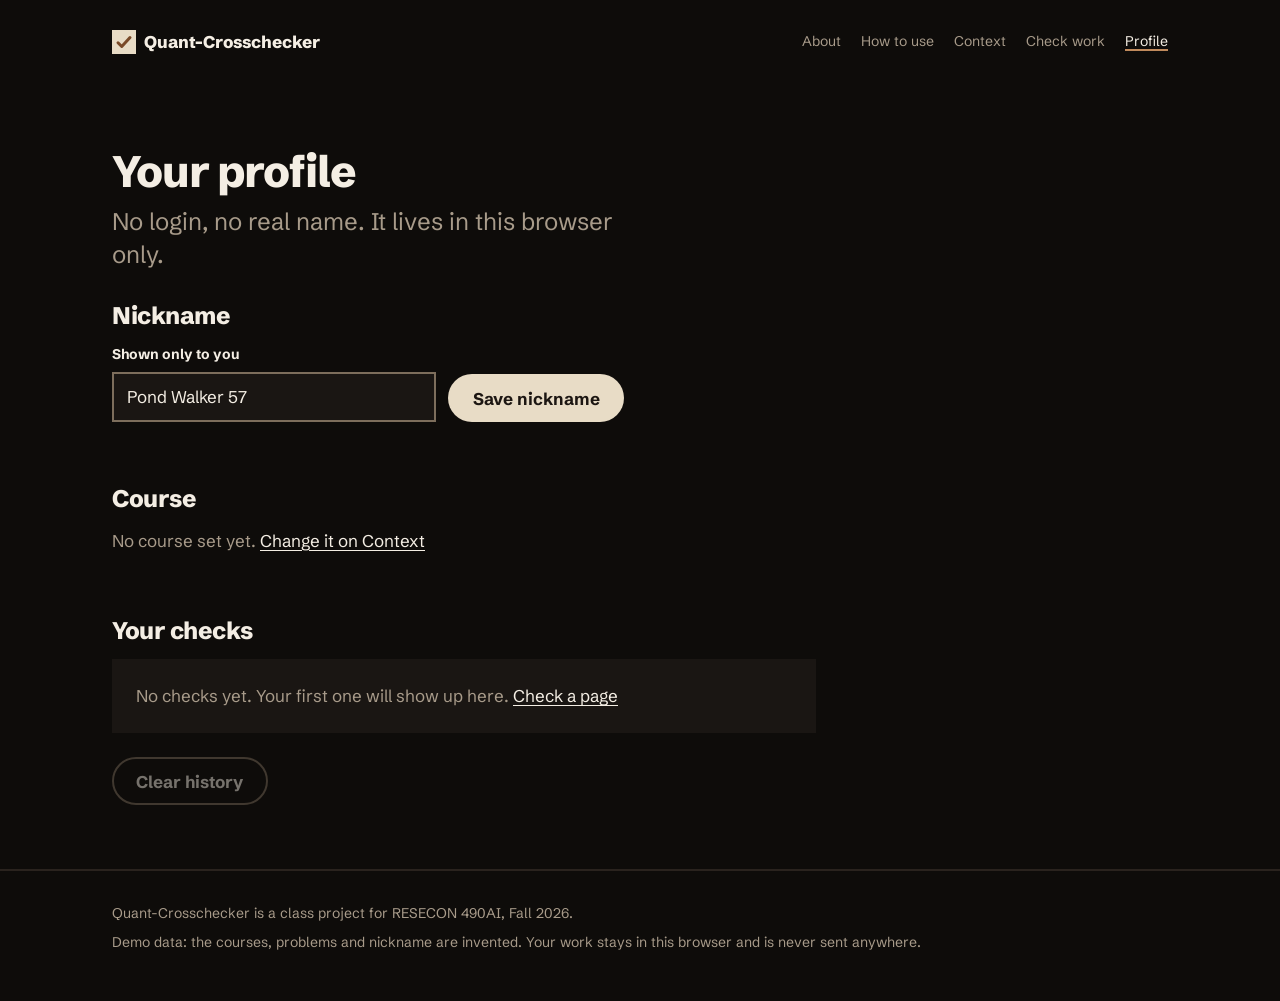
<file: crosschecker/profile.html>
<!doctype html>
<html lang="en">
<head>
<meta charset="utf-8">
<meta name="viewport" content="width=device-width, initial-scale=1">
<title>Profile: Quant-Crosschecker</title>
<meta name="description" content="Your nickname, your course and your check history. No login: it lives in this browser.">
<meta name="theme-color" content="#0E0C0A">
<meta property="og:title" content="Profile: Quant-Crosschecker">
<meta property="og:description" content="Your nickname, your course and your check history. No login: it lives in this browser.">
<meta property="og:type" content="website">
<link rel="icon" href="data:image/svg+xml,%3Csvg xmlns='http://www.w3.org/2000/svg' viewBox='0 0 32 32'%3E%3Crect width='32' height='32' fill='%23E8DCC6'/%3E%3Cpath d='M8 17l5 5L24 10' fill='none' stroke='%237A4A28' stroke-width='4' stroke-linecap='round' stroke-linejoin='round'/%3E%3C/svg%3E">
<link rel="preconnect" href="https://fonts.googleapis.com">
<link rel="preconnect" href="https://fonts.gstatic.com" crossorigin>
<link rel="stylesheet" href="https://fonts.googleapis.com/css2?family=IBM+Plex+Mono:wght@400;500&family=Schibsted+Grotesk:wght@400;700;800&display=swap">
<link rel="stylesheet" href="./styles.css">
</head>
<body data-page="profile">
<header class="site-header">
  <div class="wrap">
    <a class="wordmark" href="./index.html">
      <svg width="24" height="24" viewBox="0 0 32 32" aria-hidden="true"><rect width="32" height="32" fill="#E8DCC6"/><path d="M8 17l5 5L24 10" fill="none" stroke="#7A4A28" stroke-width="4" stroke-linecap="round" stroke-linejoin="round"/></svg>
      Quant-Crosschecker
    </a>
    <nav class="site-nav" aria-label="Main">
      <ul>
        <li><a href="index.html">About</a></li>
        <li><a href="how.html">How to use</a></li>
        <li><a href="context.html">Context</a></li>
        <li><a href="check.html">Check work</a></li>
        <li><a href="profile.html">Profile</a></li>
      </ul>
    </nav>
  </div>
</header>
<main class="wrap">
  <div class="page-title">
    <h1>Your profile</h1>
    <p>No login, no real name. It lives in this browser only.</p>
  </div>
  <section class="section" aria-labelledby="nick-title" style="max-width:32rem">
    <h2 id="nick-title">Nickname</h2>
    <form id="aliasForm" class="btn-row" style="align-items:end">
      <div class="field" style="flex:1 1 14rem;margin:0">
        <label for="alias">Shown only to you</label>
        <input class="text-input" id="alias" maxlength="40" autocomplete="off">
      </div>
      <button class="btn btn-primary" type="submit">Save nickname</button>
    </form>
  </section>
  <section class="section" aria-labelledby="course-title">
    <h2 id="course-title">Course</h2>
    <p class="prose" id="courseSummary"></p>
  </section>
  <section class="section" aria-labelledby="hist-title">
    <h2 id="hist-title">Your checks</h2>
    <p class="summary" id="summary" hidden></p>
    <p class="empty" id="historyEmpty">No checks yet. Your first one will show up here. <a href="check.html">Check a page</a></p>
    <ol class="history" id="history"></ol>
    <button class="btn btn-ghost" id="clearHistory" type="button" style="margin-top:1.5rem">Clear history</button>
  </section>
</main>
<footer class="site-footer">
  <div class="wrap">
    <p>Quant-Crosschecker is a class project for RESECON 490AI, Fall 2026.</p>
    <p>Demo data: the courses, problems and nickname are invented. Your work stays in this browser and is never sent anywhere.</p>
  </div>
</footer>
<script src="./data.js"></script>
<script src="./store.js"></script>
<script src="./app.js"></script>
</body>
</html>
</file>
<file: styles.css>
/* ============================================================
   Ivy Ghosh — course website (RESECON 490AI, Fall 2026)
   The idea: a grid-paper study notebook is the layout.
   Tokens first, then base, layout, components.
   ============================================================ */

:root {
  /* Palette — named after the stationery they come from */
  --paper:      #FAFBF8;  /* ground: cool white notebook paper (not cream, on purpose) */
  --grid:       #DCE5EC;  /* pale blue 5 mm grid, like a Kokuyo Campus pad */
  --desk:       #E9EDF0;  /* the desk the notebook sits on */
  --ink:        #1F2633;  /* gel-pen ink: all body text */
  --pencil:     #5E6672;  /* muted text; 5.6:1 on paper */
  --teal:       #0E6E6A;  /* marker teal: links, public line; 6.0:1 on paper */
  --plum:       #8A3B6B;  /* marker plum: private line; 6.9:1 on paper */
  --highlight:  #F3E35A;  /* highlighter: only ever behind ink-colored text */

  /* Type: five sizes, far apart */
  --f-body:  "Zen Kaku Gothic New", "Hiragino Sans", system-ui, sans-serif;
  --f-hand:  "Klee One", "Zen Kaku Gothic New", cursive;  /* margin notes only */
  --s-1: 0.9375rem;  /* 15px — captions, notes */
  --s-2: 1.125rem;   /* 18px — body */
  --s-3: 1.5rem;     /* 24px — section heads */
  --s-4: 2.5rem;     /* 40px — page titles */
  --s-5: 4rem;       /* 64px — the name on Home */

  --cell: 24px;      /* one grid square; spacing snaps to it */
}

/* ---------- Base ---------- */
*, *::before, *::after { box-sizing: border-box; }
html { -webkit-text-size-adjust: 100%; }
body {
  margin: 0;
  background: var(--desk);
  color: var(--ink);
  font-family: var(--f-body);
  font-size: var(--s-2);
  line-height: 1.6;
  caret-color: var(--teal);
}
::selection { background: var(--highlight); color: var(--ink); }
img, svg, object { max-width: 100%; }
h1, h2, h3 { line-height: 1.2; margin: 0 0 calc(var(--cell) * .66); font-weight: 700; }
h1 { font-size: var(--s-4); letter-spacing: -0.01em; }
h2 { font-size: var(--s-3); }
h3 { font-size: var(--s-2); }
p  { margin: 0 0 var(--cell); max-width: 62ch; }
a  { color: var(--teal); text-underline-offset: .2em; text-decoration-thickness: 1.5px; }
a:hover { text-decoration-thickness: 3px; }
:focus-visible { outline: 3px solid var(--teal); outline-offset: 3px; border-radius: 2px; }
.num { font-variant-numeric: tabular-nums; }

/* Highlighter swipe: a flat marker band behind the lower part of the text */
mark {
  background: linear-gradient(transparent 45%, var(--highlight) 45%, var(--highlight) 92%, transparent 92%);
  color: inherit;
  padding: 0 .1em;
}

.skip { position: absolute; left: -999px; }
.skip:focus { left: 16px; top: 16px; background: var(--paper); padding: 8px 12px; z-index: 10; }

/* ---------- The notebook ---------- */
.notebook {
  max-width: 1120px;
  margin: 0 auto;
  padding: var(--cell) 16px calc(var(--cell) * 2);
}

/* Index tabs along the top edge of the page */
.tabs {
  display: flex;
  align-items: flex-end;
  justify-content: space-between;
  flex-wrap: wrap;
  gap: 8px 16px;
}
.brand {
  font-weight: 700;
  color: var(--ink);
  text-decoration: none;
  padding: 8px 0;
  min-height: 44px;
  display: inline-flex;
  align-items: center;
}
.tabs ul { list-style: none; margin: 0; padding: 0; display: flex; flex-wrap: wrap; gap: 4px; }
.tabs nav a {
  display: inline-flex;
  align-items: center;
  min-height: 44px;
  padding: 0 14px;
  font-size: var(--s-1);
  color: var(--ink);
  text-decoration: none;
  background: #CFD8DF;            /* tabs behind the page are a shade darker */
  border-radius: 6px 6px 0 0;
}
.tabs nav a:hover { background: #C2CDD6; }
.tabs nav a[aria-current="page"] { background: var(--paper); font-weight: 700; }

/* Phones: the five tabs share one row evenly, like dividers cut along the page edge */
@media (max-width: 559px) {
  .tabs nav { width: 100%; }
  .tabs ul { display: grid; grid-template-columns: repeat(5, 1fr); gap: 3px; flex-wrap: nowrap; }
  .tabs nav a { width: 100%; justify-content: center; padding: 0 2px; font-size: 0.8125rem; }
}

/* The page itself: paper with a printed grid */
.page {
  background-color: var(--paper);
  background-image:
    linear-gradient(var(--grid) 1px, transparent 1px),
    linear-gradient(90deg, var(--grid) 1px, transparent 1px);
  background-size: var(--cell) var(--cell);
  background-position: -1px -1px;
  border-radius: 0 0 4px 4px;
  box-shadow: 0 2px 0 #C9D2D9, 0 4px 0 #DDE3E8;   /* a few sheets stacked under it */
  padding: calc(var(--cell) * 1.5) 16px calc(var(--cell) * 2);
}

/* Main column + margin column. On phones the notes fall in under the text. */
.spread { display: grid; gap: var(--cell); }
.spread + .spread { margin-top: calc(var(--cell) * 2); }
@media (min-width: 860px) {
  .page { padding: calc(var(--cell) * 2) calc(var(--cell) * 2) calc(var(--cell) * 3); }
  .spread { grid-template-columns: minmax(0, 1fr) 232px; gap: calc(var(--cell) * 2); }
  /* The red-ish margin rule of a notebook, in teal so it matches the site */
  .spread > aside { border-left: 2px solid rgba(14,110,106,.35); padding-left: var(--cell); }
}

/* Margin notes: handwriting, gel-pen ink */
.note {
  font-family: var(--f-hand);
  font-size: var(--s-1);
  line-height: 1.5;
  color: var(--ink);
  margin: 0 0 var(--cell);
}
.note b { font-weight: 600; color: var(--plum); }

/* ---------- Home ---------- */
.name { font-size: clamp(2.75rem, 11vw, var(--s-5)); letter-spacing: -0.02em; margin-bottom: calc(var(--cell) * .5); }
.lede { font-size: var(--s-3); line-height: 1.4; max-width: 30ch; }
.quiet { color: var(--pencil); font-size: var(--s-1); }

/* ---------- Chart ---------- */
.chart-block { margin-top: calc(var(--cell) * 3); }
.markers { display: flex; flex-wrap: wrap; gap: 8px; margin: 0 0 var(--cell); padding: 0; border: 0; }
.markers legend { font-size: var(--s-1); color: var(--pencil); margin-bottom: 8px; padding: 0; }
.marker {
  font: inherit;
  font-size: var(--s-1);
  min-height: 44px;
  padding: 0 16px 0 12px;
  border: 0;
  border-radius: 999px;            /* marker caps are round, on purpose */
  background: #E4EAEE;
  color: var(--ink);
  cursor: pointer;
  display: inline-flex;
  align-items: center;
  gap: 8px;
}
.marker::before {                  /* the marker tip */
  content: "";
  width: 14px; height: 14px; border-radius: 50%;
  background: var(--c, var(--ink));
}
.marker:hover { background: #D6DEE4; }
.marker[aria-pressed="true"] { background: var(--ink); color: var(--paper); }

.chart-frame { position: relative; }
#chart { display: block; width: 100%; height: auto; overflow: visible; }
#chart .axis-text { font: 13px var(--f-body); fill: var(--pencil); font-variant-numeric: tabular-nums; }
#chart .grid-line { stroke: #B9C7D2; stroke-width: 1; }
#chart .series { fill: none; stroke-width: 3.5; stroke-linecap: round; stroke-linejoin: round; }
#chart .dot { stroke: var(--paper); stroke-width: 2; }
#chart .cursor { stroke: var(--ink); stroke-width: 1; stroke-dasharray: 3 4; }
#chart .hit { fill: transparent; cursor: pointer; }
#chart .hit:focus-visible { outline: none; fill: rgba(243,227,90,.35); }
#chart .dip-ring { fill: none; stroke: var(--plum); stroke-width: 1.5; stroke-dasharray: 4 3; }

/* The pen stroke: each line draws once when the chart first scrolls into view */
#chart .series.drawing { stroke-dasharray: 1; stroke-dashoffset: 1; animation: pen 1.6s cubic-bezier(.45,.05,.3,1) forwards; }
#chart:not(.in-view) .series.drawing { animation-play-state: paused; }
@keyframes pen { to { stroke-dashoffset: 0; } }

.readout { min-height: 3.2em; margin: 0 0 8px; font-size: var(--s-2); }
.readout strong { font-variant-numeric: tabular-nums; }
.source { font-size: var(--s-1); color: var(--pencil); margin-top: var(--cell); max-width: 70ch; }

/* ---------- Draft boxes: Ivy's words go here ---------- */
.draft {
  background: var(--paper);
  outline: 2px dashed var(--plum);
  outline-offset: -2px;
  padding: var(--cell);
  margin: 0 0 calc(var(--cell) * 1.5);
  max-width: 68ch;
}
.draft-tag {
  display: inline-block;
  font-size: var(--s-1);
  font-weight: 700;
  color: var(--paper);
  background: var(--plum);
  padding: 2px 10px;
  margin-bottom: 12px;
}
.draft blockquote { margin: 0 0 12px; padding: 0; font-size: var(--s-2); }
.draft blockquote::before { content: "“"; }
.draft blockquote::after  { content: "”"; }
.draft p:last-child { margin-bottom: 0; }

/* ---------- Lists that sit on the grid lines ---------- */
.rows { list-style: none; margin: 0 0 calc(var(--cell) * 1.5); padding: 0; max-width: 68ch; }
.rows li { padding: 12px 0; border-bottom: 1px solid #C9D4DD; }
.rows li:first-child { border-top: 1px solid #C9D4DD; }
.rows .when { display: block; font-size: var(--s-1); color: var(--pencil); font-variant-numeric: tabular-nums; }

.section { margin-top: calc(var(--cell) * 2.5); }
.section:first-child { margin-top: 0; }

/* Project entries: separated by a ruled line, not boxed in cards */
.project + .project { margin-top: calc(var(--cell) * 3); padding-top: calc(var(--cell) * 2); border-top: 2px solid var(--ink); }
.facts { display: grid; grid-template-columns: max-content 1fr; gap: 6px 20px; margin: 0 0 var(--cell); font-size: var(--s-1); }
.facts dt { color: var(--pencil); }
.facts dd { margin: 0; }

.links { list-style: none; padding: 0; margin: 0 0 var(--cell); }
.links li { padding: 10px 0; border-bottom: 1px solid #C9D4DD; display: flex; flex-wrap: wrap; justify-content: space-between; gap: 4px 16px; }
.links .pending { color: var(--pencil); font-size: var(--s-1); }

/* Plain button-looking link, used for the one main action on a page */
.action {
  display: inline-flex; align-items: center; min-height: 44px;
  padding: 0 20px; background: var(--ink); color: var(--paper);
  text-decoration: none; border-radius: 999px; font-weight: 700; font-size: var(--s-1);
}
.action:hover { background: #000; }

/* ---------- Résumé viewer ---------- */
.pdf { width: 100%; height: 80vh; min-height: 520px; border: 1px solid #C9D4DD; background: #fff; display: block; }
@media (max-width: 600px) { .pdf { display: none; } }  /* phones download instead of a cramped viewer */

/* ---------- Contact ---------- */
.contact-line { font-size: var(--s-3); margin: 0 0 8px; word-break: break-word; }

/* ---------- Footer ---------- */
.foot { max-width: 1120px; margin: 0 auto; padding: 0 16px calc(var(--cell) * 2); font-size: var(--s-1); color: var(--pencil); }
.foot p { max-width: none; margin: 0 0 4px; }

@media (prefers-reduced-motion: reduce) {
  #chart .series.drawing { animation: none; stroke-dashoffset: 0; stroke-dasharray: none; }
}
</file>
<file: crosschecker/styles.css>
/* ---------- Tokens ----------
   Dark stage, because this gets used late at night. The beige "page" is the product
   on stage (the Apple-launch idea); brown is the margin pen. */
:root {
  --ground: #0E0C0A;      /* warm black stage */
  --ground-2: #1A1613;    /* one tone step up, instead of shadows */
  --ink: #F4EEE4;         /* off-white text on the stage */
  --muted: #A89B8A;       /* secondary text on the stage (7:1 on ground) */
  --page: #E8DCC6;        /* beige paper */
  --page-ink: #1C1612;    /* writing on the paper */
  --page-rule: #CDBB9C;   /* ruled lines */
  --pen: #7A4A28;         /* brown margin pen on paper (5.4:1) */
  --pen-on-dark: #C08A5C; /* the same brown, lightened to read on black */

  --display: "Schibsted Grotesk", system-ui, sans-serif;
  --math: "IBM Plex Mono", ui-monospace, monospace; /* mono only for math lines */

  /* Five sizes, far apart */
  --s1: 0.875rem;  /* 14 */
  --s2: 1.0625rem; /* 17 */
  --s3: 1.5rem;    /* 24 */
  --s4: 2.75rem;   /* 44 */
  --s5: clamp(3rem, 8vw, 5.5rem); /* up to 88 */

  --gutter: clamp(1rem, 4vw, 3rem);
  --max: 72rem;
}

/* ---------- Base ---------- */
*, *::before, *::after { box-sizing: border-box; }
[hidden] { display: none !important; } /* layout rules below must never un-hide things */
html { color-scheme: dark; scrollbar-color: var(--pen-on-dark) var(--ground); }
body {
  margin: 0;
  background: var(--ground);
  color: var(--ink);
  font: 400 var(--s2)/1.55 var(--display);
  caret-color: var(--pen-on-dark);
  -webkit-font-smoothing: antialiased;
}
::selection { background: var(--pen-on-dark); color: var(--ground); }
h1, h2, h3 { font-weight: 800; line-height: 1.05; letter-spacing: -0.02em; margin: 0; }
p { margin: 0; }
a { color: var(--ink); text-underline-offset: 0.2em; text-decoration-thickness: 1px; }
a:hover { color: var(--pen-on-dark); }
:focus-visible { outline: 3px solid var(--pen-on-dark); outline-offset: 3px; }
.num { font-variant-numeric: tabular-nums; } /* only where numbers stack in a column; this font also widens . and : when tabular */
.wrap { max-width: var(--max); margin: 0 auto; padding: 0 var(--gutter); }
.visually-hidden { position: absolute; width: 1px; height: 1px; overflow: hidden; clip: rect(0 0 0 0); white-space: nowrap; }

/* ---------- Header / nav ---------- */
.site-header { padding: 1.25rem 0; }
.site-header .wrap { display: flex; flex-wrap: wrap; align-items: center; justify-content: space-between; gap: 0.75rem 2rem; }
.wordmark { font-weight: 800; font-size: var(--s2); text-decoration: none; display: inline-flex; align-items: center; gap: 0.5rem; }
.wordmark svg { flex: none; }
.site-nav ul { list-style: none; margin: 0; padding: 0; display: flex; flex-wrap: wrap; gap: 0 0.85rem; }
@media (min-width: 600px) { .site-nav ul { gap: 0 1.25rem; } }
.site-nav a { display: inline-block; padding: 0.6rem 0; font-size: var(--s1); color: var(--muted); text-decoration: none; min-height: 44px; line-height: 1.6; }
.site-nav a:hover, .site-nav a[aria-current="page"] { color: var(--ink); }
.site-nav a[aria-current="page"] { text-decoration: underline; text-decoration-color: var(--pen-on-dark); text-decoration-thickness: 2px; }

/* ---------- Buttons: fully round, on purpose (the page stays square) ---------- */
.btn {
  display: inline-flex; align-items: center; justify-content: center; gap: 0.5rem;
  min-height: 48px; padding: 0 1.4rem; border-radius: 999px; border: 2px solid transparent;
  font: 700 var(--s2)/1 var(--display); text-decoration: none; cursor: pointer;
  transition: transform 120ms ease-out, background-color 120ms ease-out, color 120ms ease-out;
}
.btn:active { transform: scale(0.97); }
.btn-primary { background: var(--page); color: var(--page-ink); }
.btn-primary:hover { background: var(--ink); color: var(--page-ink); }
.btn-ghost { background: transparent; color: var(--ink); border-color: #7D6E5C; } /* 3.9:1 against the stage */
.btn-ghost:hover { border-color: var(--pen-on-dark); color: var(--ink); }
.btn[disabled] { opacity: 0.45; cursor: not-allowed; }
.btn-row { display: flex; flex-wrap: wrap; gap: 0.75rem; }

/* ---------- The page (blue-book paper) ---------- */
.page {
  position: relative;
  background: var(--page);
  color: var(--page-ink);
  padding: 1.25rem 0 1.5rem;
  /* a real offset shadow, like paper lying on a desk */
  box-shadow: 10px 10px 0 var(--ground-2);
}
.page-head { padding: 0 1.25rem 0.75rem; font-size: var(--s1); color: var(--pen); font-weight: 700; border-bottom: 2px solid var(--page-rule); }
.lines { list-style: none; margin: 0; padding: 0; }
.line {
  display: grid;
  grid-template-columns: 2.25rem minmax(0, 1fr) 2.25rem;
  align-items: center;
  border-bottom: 1px solid var(--page-rule);
  min-height: 3rem;
}
.line .num { color: var(--pen); font-size: var(--s1); text-align: right; padding-right: 0.5rem; }
.line .math, .line input {
  font: 500 var(--s2)/1.4 var(--math);
  color: var(--page-ink);
  padding: 0.65rem 0.5rem;
  min-width: 0;
}
.line input { width: 100%; background: transparent; border: 0; border-radius: 0; caret-color: var(--pen); }
.line input::placeholder { color: #5E5040; } /* 5.7:1 on paper */
.line input:focus-visible { outline: 2px solid var(--pen); outline-offset: -2px; }
.line input::selection, .page ::selection { background: var(--pen); color: var(--page); }
.mark { display: flex; justify-content: center; color: var(--pen); }
.mark svg { width: 22px; height: 22px; }
.line.is-bad { background: rgba(122, 74, 40, 0.12); }
.line.is-bad .num { color: var(--page-ink); } /* brown on the tint was only 4.3:1 */

/* Empty margin on wide screens: say what will appear there */
.margin-hint { display: none; }
@media (min-width: 900px) {
  .margin-hint { display: block; position: absolute; top: 4.25rem; right: 1.25rem; width: 15.5rem; color: var(--pen); font-size: var(--s1); }
  .page.has-note .margin-hint { display: none; }
}
.line.is-bad .math, .line.is-bad input { text-decoration: underline wavy var(--pen); text-underline-offset: 0.35em; }

/* Margin note: under the line on phones, in the right margin on wide screens */
.margin-note {
  grid-column: 1 / -1;
  margin: 0 0.75rem 0.75rem 2.25rem;
  padding: 0.75rem 0.9rem;
  border: 2px solid var(--pen);
  background: var(--page); /* keeps the brown labels at 5.4:1 even on the tinted line */
  color: var(--page-ink);
  font-size: var(--s1);
  line-height: 1.5;
}
.margin-note p + p { margin-top: 0.4rem; }
.margin-note b { color: var(--pen); }

@media (min-width: 900px) {
  .page.has-margin { padding-right: 18rem; }
  .page.has-margin::after { /* the margin line of the paper */
    content: ""; position: absolute; top: 0; bottom: 0; right: 17rem; width: 2px; background: var(--pen); opacity: 0.35;
  }
  .page.has-margin .line { position: relative; }
  .page.has-margin .margin-note { position: absolute; left: calc(100% + 1.25rem); top: 0; width: 15.5rem; margin: 0; background: var(--page); z-index: 1; }
}

/* The sweep: the one live thing */
.sweep {
  position: absolute; left: 0; right: 0; top: 0; height: 3px;
  background: var(--pen); opacity: 0; pointer-events: none;
  transition: transform 240ms ease-in-out, opacity 160ms;
}
.page.has-margin .sweep { right: 18rem; }
.sweep.is-on { opacity: 1; }
.margin-note.is-new { animation: note-in 320ms ease-out both; }
@keyframes note-in { from { opacity: 0; transform: translateX(12px); } to { opacity: 1; transform: none; } }
.mark.is-new svg { animation: tick-in 220ms ease-out both; }
@keyframes tick-in { from { opacity: 0; transform: scale(0.6); } to { opacity: 1; transform: none; } }

/* ---------- Home ---------- */
.hero { padding: clamp(2rem, 6vw, 5rem) 0 clamp(3rem, 8vw, 7rem); }
.hero .wrap { display: grid; gap: 3rem; align-items: center; }
.hero h1 { font-size: var(--s5); max-width: 9ch; }
.hero .lede { font-size: var(--s3); line-height: 1.35; color: var(--muted); margin: 1.25rem 0 2rem; max-width: 26ch; font-weight: 400; }
.hero .page { max-width: 34rem; justify-self: end; width: 100%; }
@media (min-width: 900px) { .hero .wrap { grid-template-columns: 1fr 1.15fr; } }

/* Claims: each headline sits next to its proof (real checker output or real site data) */
.claim { padding: clamp(4rem, 10vw, 8rem) 0; }
.claim-grid { display: grid; gap: 2.5rem; align-items: center; }
@media (min-width: 900px) { .claim-grid { grid-template-columns: 1fr 1fr; gap: 4rem; } }
.claim h2 { font-size: var(--s5); max-width: 14ch; }
@media (min-width: 900px) { .claim h2 { font-size: clamp(2.75rem, 4.4vw, 4.25rem); } } /* keep claims to about two lines beside their proof */
.claim p { font-size: var(--s3); line-height: 1.4; color: var(--muted); max-width: 28ch; margin-top: 1.5rem; }
.claim-field { background: var(--page); color: var(--page-ink); }
.claim-field p { color: #4A3D31; }

.proof-list { list-style: none; margin: 0; padding: 0; display: grid; gap: 1.5rem; }
.proof-list li { display: grid; gap: 0.4rem; padding-left: 1rem; border-left: 3px solid var(--pen-on-dark); }
.proof-list .math { font: 500 var(--s1)/1.4 var(--math); color: var(--muted); white-space: pre-wrap; }
.proof-list li > span:last-child { font-size: var(--s3); line-height: 1.3; font-weight: 700; }

.proof-card { margin: 0; background: var(--ground); color: var(--ink); padding: 1.75rem; box-shadow: 10px 10px 0 #CDBB9C; }
.proof-card figcaption { font-weight: 800; font-size: var(--s3); margin-bottom: 1rem; }
.proof-card ul { list-style: none; margin: 0; padding: 0; display: grid; gap: 0.75rem; }
.proof-card li { display: flex; align-items: center; flex-wrap: wrap; gap: 0.25rem 0.75rem; }
.proof-card em { font-style: normal; font-size: var(--s1); color: var(--pen-on-dark); font-weight: 700; }
.box { width: 20px; height: 20px; border: 2px solid var(--muted); flex: none; }
.box.is-on { background: var(--pen-on-dark); border-color: var(--pen-on-dark); }

.proof-steps { list-style: none; counter-reset: unlock; margin: 0; padding: 0; display: grid; gap: 1.25rem; }
.proof-steps li { counter-increment: unlock; display: grid; grid-template-columns: 3rem 1fr; column-gap: 1rem; }
.proof-steps li::before { content: counter(unlock); grid-row: span 2; font-size: var(--s4); font-weight: 800; line-height: 1; color: var(--pen-on-dark); }
.proof-steps b { font-size: var(--s3); }
.proof-steps span { color: var(--muted); }

.limits { padding: 5rem 0; background: var(--ground-2); }
.limits h2 { font-size: var(--s4); margin-bottom: 2rem; }
.limits .cols { display: grid; gap: 2.5rem; }
@media (min-width: 760px) { .limits .cols { grid-template-columns: 1fr 1fr; } }
.limits h3 { font-size: var(--s3); margin-bottom: 0.75rem; }
.limits ul { margin: 0; padding-left: 1.2rem; color: var(--muted); }
.limits li + li { margin-top: 0.4rem; }
.closer { padding: 6rem 0; text-align: center; }
.closer h2 { font-size: var(--s4); margin-bottom: 1.5rem; }

@supports (animation-timeline: view()) {
  @media (prefers-reduced-motion: no-preference) {
    .claim h2 { animation: rise linear both; animation-timeline: view(); animation-range: entry 0% cover 35%; }
    @keyframes rise { from { opacity: 0.15; transform: scale(0.94); } to { opacity: 1; transform: none; } }
  }
}

/* ---------- Inner pages ---------- */
.page-title { padding: clamp(1.5rem, 5vw, 4rem) 0 2rem; }
.page-title h1 { font-size: var(--s4); }
.page-title p { color: var(--muted); font-size: var(--s3); line-height: 1.35; margin-top: 0.75rem; max-width: 34ch; }
.section { padding-bottom: 4rem; }
.section h2 { font-size: var(--s3); margin-bottom: 1rem; }
.prose p + p { margin-top: 0.75rem; }
.prose { max-width: 40rem; color: var(--muted); }
.prose strong { color: var(--ink); }

.field { display: grid; gap: 0.4rem; margin-bottom: 1.25rem; }
.field label, .field legend { font-weight: 700; font-size: var(--s1); }
select, textarea, .text-input {
  font: 400 var(--s2)/1.4 var(--display); color: var(--ink);
  background: var(--ground-2); border: 2px solid #7D6E5C; border-radius: 0;
  padding: 0.7rem 0.8rem; min-height: 48px; width: 100%;
}
select:focus-visible, textarea:focus-visible, .text-input:focus-visible { border-color: var(--pen-on-dark); outline: none; }
textarea { resize: vertical; min-height: 6rem; }

/* Check page */
.check-grid { display: grid; gap: 2.5rem; padding-bottom: 5rem; }
@media (min-width: 900px) { .check-grid { grid-template-columns: 20rem minmax(0, 1fr); align-items: start; } }
.prompt { font-size: var(--s3); line-height: 1.35; font-weight: 700; margin: 0.5rem 0 1rem; }
.note-line { color: var(--muted); font-size: var(--s1); }
.note-line a { color: var(--ink); }
.upload { margin-top: 1.5rem; border-top: 2px solid #2A231E; padding-top: 1.25rem; }
.upload summary { cursor: pointer; font-weight: 700; min-height: 44px; display: flex; align-items: center; }
.upload input[type=file] { margin: 0.75rem 0; font: inherit; color: var(--muted); max-width: 100%; }
.upload img { max-width: 100%; height: auto; display: block; margin: 0.5rem 0; border: 2px solid #2A231E; }
.sheet-actions { margin-top: 1.5rem; }
.verdict { margin-top: 2rem; min-height: 1rem; }
.verdict h2 { font-size: var(--s4); max-width: 18ch; }
.verdict p { color: var(--muted); margin-top: 0.75rem; font-size: var(--s3); line-height: 1.35; max-width: 32ch; }
.followup { margin-top: 1.5rem; }
.deeper { margin-top: 1.5rem; max-width: 40rem; padding: 1rem 1.25rem; background: var(--ground-2); }
.deeper:empty { display: none; }
.deeper ol { margin: 0.5rem 0 0; padding-left: 1.4rem; font-family: var(--math); }
.toast {
  position: fixed; left: 50%; bottom: 1.5rem; transform: translateX(-50%);
  background: var(--page); color: var(--page-ink); font-weight: 700;
  padding: 0.9rem 1.4rem; max-width: calc(100% - 2rem); z-index: 10;
  animation: toast-in 260ms ease-out both;
}
@keyframes toast-in { from { opacity: 0; transform: translate(-50%, 10px); } to { opacity: 1; transform: translate(-50%, 0); } }

/* How to use */
.steps { list-style: none; counter-reset: step; margin: 0; padding: 0; display: grid; gap: 2.5rem; max-width: 44rem; }
.steps li { counter-increment: step; display: grid; grid-template-columns: 3.5rem 1fr; gap: 1rem; }
.steps li::before { content: counter(step); font-size: var(--s4); font-weight: 800; color: var(--pen-on-dark); line-height: 1; }
.steps h3 { font-size: var(--s3); margin-bottom: 0.4rem; }
.steps p { color: var(--muted); }
.syntax { width: 100%; max-width: 44rem; border-collapse: collapse; }
.syntax th, .syntax td { text-align: left; padding: 0.7rem 0.75rem 0.7rem 0; border-bottom: 1px solid #2A231E; vertical-align: top; }
.syntax th { font-size: var(--s1); color: var(--muted); }
.syntax code { font-family: var(--math); color: var(--ink); }

/* Context + profile */
.choice-list { display: grid; gap: 0.5rem; border: 0; padding: 0; margin: 0 0 2rem; }
.choice { display: flex; align-items: center; gap: 0.75rem; min-height: 48px; padding: 0.5rem 0.9rem; background: var(--ground-2); cursor: pointer; }
.choice input { width: 20px; height: 20px; accent-color: var(--pen-on-dark); flex: none; }
.choice:has(input:checked) { outline: 2px solid var(--pen-on-dark); }
.status { margin-top: 1rem; color: var(--pen-on-dark); font-weight: 700; min-height: 1.5em; }
.summary { font-size: var(--s3); line-height: 1.35; max-width: 30ch; margin-bottom: 2rem; }
.history { list-style: none; margin: 0; padding: 0; max-width: 44rem; }
.history li { display: grid; grid-template-columns: 1fr auto; gap: 0.25rem 1rem; padding: 0.9rem 0; border-bottom: 1px solid #2A231E; }
.history .what { font-weight: 700; overflow-wrap: anywhere; }
.history .result { color: var(--muted); font-size: var(--s1); grid-column: 1 / -1; }
.history time { color: var(--muted); font-size: var(--s1); }
.empty { color: var(--muted); padding: 1.5rem; background: var(--ground-2); max-width: 44rem; }

/* ---------- Footer ---------- */
.site-footer { border-top: 2px solid #2A231E; padding: 2rem 0 3rem; color: var(--muted); font-size: var(--s1); }
.site-footer p + p { margin-top: 0.4rem; }

@media (prefers-reduced-motion: reduce) {
  *, *::before, *::after { animation: none !important; transition: none !important; }
}
</file>
